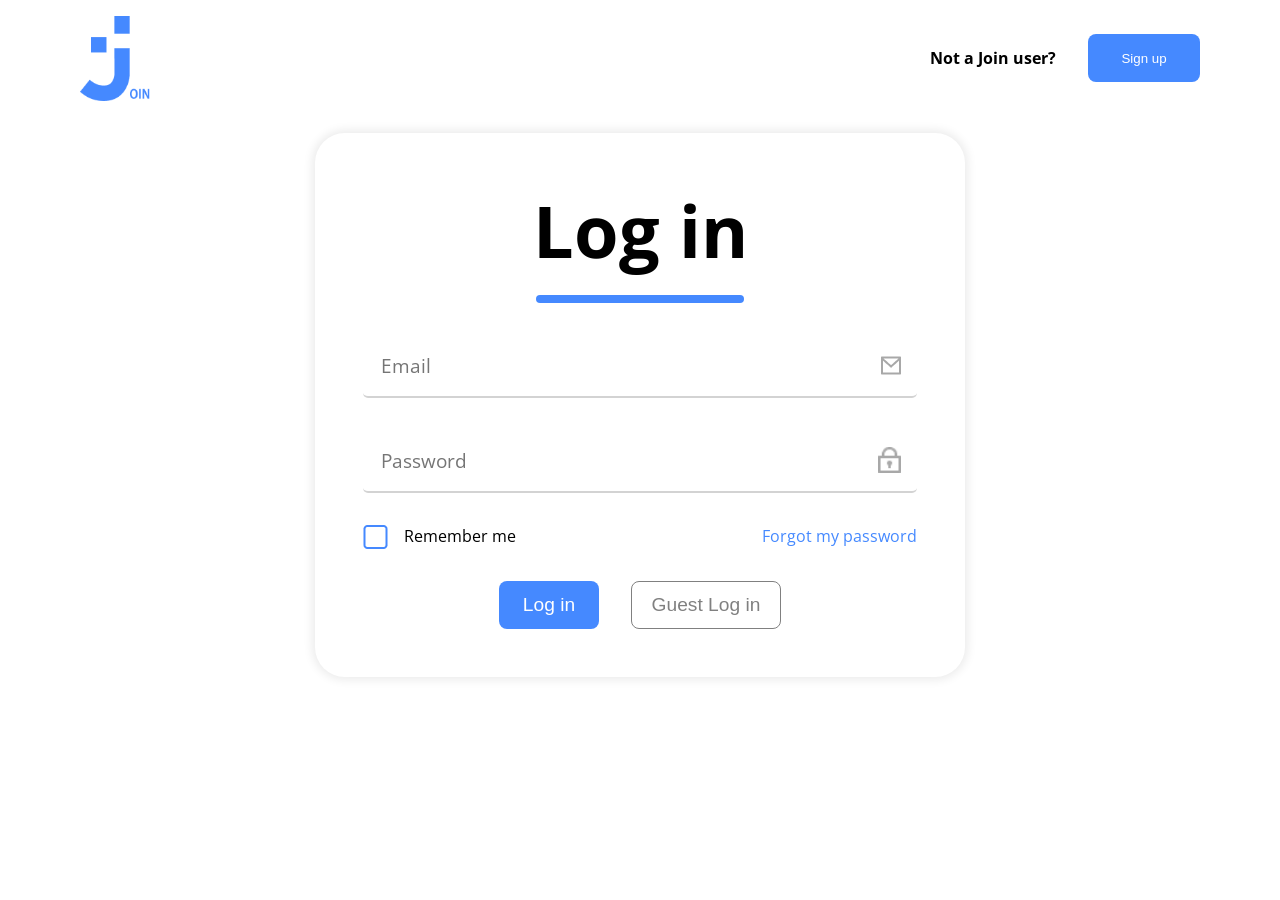
<file: index.html>
<!DOCTYPE html>
<html lang="en">
<head>
    <meta charset="UTF-8">
    <meta http-equiv="X-UA-Compatible" content="IE=edge">
    <meta name="viewport" content="width=device-width, initial-scale=1.0">
    <link rel="stylesheet" href="./css/index.css">
<!-- FAVICON -->
<link rel="apple-touch-icon" sizes="120x120" href="./img/favicon/apple-touch-icon.png">
<link rel="icon" type="image/png" sizes="32x32" href="./img/favicon/favicon-32x32.png">
<link rel="icon" type="image/png" sizes="16x16" href="./img/favicon/favicon-16x16.png">
<link rel="manifest" href="./img/favicon/site.webmanifest">
<link rel="mask-icon" href="./img/favicon/safari-pinned-tab.svg" color="#5bbad5">
<meta name="msapplication-TileColor" content="#da532c">
<meta name="theme-color" content="#ffffff">
<!-- END FAVICON -->
    <title>Join</title>
    <script src="./js/mini_backend.js"></script>
    <script src="./js/register.js"></script>
    <script src="./js/login.js"></script>
    <script type="text/javascript" src="js/index.js" defer></script>
</head>
<body onload="loading(); loadUsers();fillLoginForm()">
    <div id="animation">
        <img src="./img/icons/Join.png" class="">
    </div>
    <div class="page-container" id="page-container">
        <!-- START HEADER -->
        <header>
            <div class="index-header-left">
                <img id="index-header-logo" src="./img/icons/Join_blue.png" alt="Join Logo">
            </div>
            <div class="index-header-right">
                <div class="index-header-registry-box">
                    <div>Not a Join user?</div>
                    <button onclick="window.location.href ='./SignUp.html'" class="index-header-button">Sign up</button>
                </div>
            </div>
        </header>
        <!-- END HEADER  -->

        <!-- START LOGIN FORM -->

        <section id="index-login">
            <form id="login-form" onsubmit="login(); return false">
                <div class="index-form-head">
                    <h1 id="index-form-title">Log in</h1>
                    <div id="index-form-underline"></div>
                </div>
                <div id="index-form-input-container">
                    <div class="index-form-input-row">
                        <input type="email" placeholder="Email" id="input-email" required>
                        <img src="./img/icons/Mail.png" alt="Email Icon">
                    </div>
                    <div class="index-form-input-row">
                        <input oninput="changeVisibilityOnInput()"type="password" placeholder="Password" id="input-password" minlength="6" required >
                        <img onclick="changeVisibility()"  src="./img/icons/lock.png" alt="Password Icon" id="login-password-image">
                    </div>
                    <div id="wrong-password" class="index-form-row wrong-input d-none">Wrong Email / Password</div>
                    <div class="index-form-row">
                        <div id="index-form-checkbox">
                            <div onclick="toggleCheckbox()" class="index-checkbox-box">
                            <img id="index-form-checkbox-icon" src="./img/icons/unchecked.png" alt="checkbox-unchecked-icon">
                            <img id="index-checked-checkbox" class="d-none" src="./img/icons/check-mark-7-16.png" alt="checked-checkbox-icon">
                            </div>
                            <div>Remember me</div>
                        </div>
                            <a href="./forgotMyPassword.html">Forgot my password</a> 
                    </div>
                    <div class="index-form-button-container">
                        <button id="login-button"> Log in</button>
                        <button id="guest-login-button" onclick="guestLogin()" type="button">Guest Log in</button>
                    </div>
                </div>
            </form>
        </section>

        <div class="index-mobile index-header-right">
            <div class="index-header-registry-box">
                <div>Not a Join user?</div>
                <button onclick="window.location.href = 'SignUp.html' " class="index-header-button">Sign up</button>
            </div>
        </div>

        <!-- END LOGIN FORM -->


    </div>
    
</body>
</html>
</file>
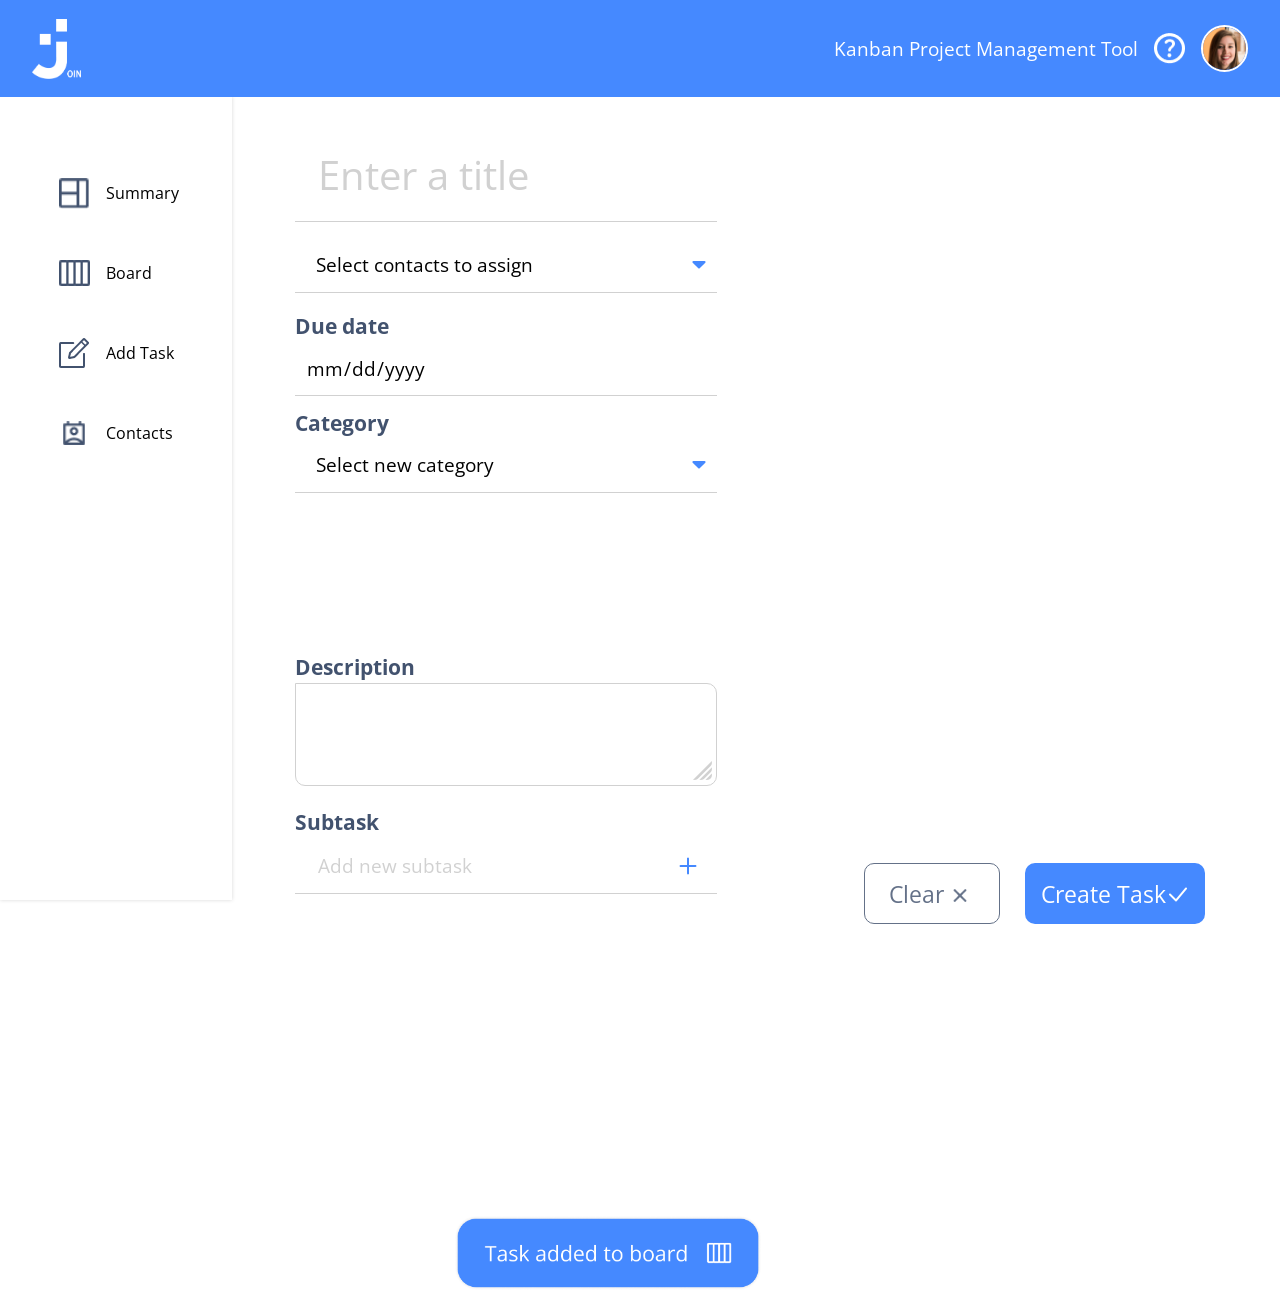
<file: add_task.html>
<!DOCTYPE html>
<html lang="en">
<head>
    <meta charset="UTF-8">
    <meta http-equiv="X-UA-Compatible" content="IE=edge">
    <meta name="viewport" content="width=device-width, initial-scale=1.0">
<link rel="apple-touch-icon" sizes="120x120" href="./img/favicon/apple-touch-icon.png">
<link rel="icon" type="image/png" sizes="32x32" href="./img/favicon/favicon-32x32.png">
<link rel="icon" type="image/png" sizes="16x16" href="./img/favicon/favicon-16x16.png">
<link rel="manifest" href="./img/favicon/site.webmanifest">
<link rel="mask-icon" href="./img/favicon/safari-pinned-tab.svg" color="#5bbad5">
<meta name="msapplication-TileColor" content="#da532c">
<meta name="theme-color" content="#ffffff">

    <script src="./js/main.js" defer></script>
    <script src="./js/main2.js"></script>
    <script src="./js/mini_backend.js"></script>
    <script src="./js/contacts.js"></script>
    <script src="./js/add_task.js"></script>
    <script src="./js/templates.js"></script>
    <script src="https://code.jquery.com/jquery-3.6.1.js"
        integrity="sha256-3zlB5s2uwoUzrXK3BT7AX3FyvojsraNFxCc2vC/7pNI=" crossorigin="anonymous"></script>

    <link rel="stylesheet" href="css/contacts.css">
    <link rel="stylesheet" href="css/add_task.css">
    <link rel="stylesheet" href="css/board.css">
    <link rel="stylesheet" href="./css/navAndHeader.css">

    <title>Add Task</title>
</head>

<body onload="includeHTML();init()">

    <div w3-include-html="templates/header.html" class="hide-header"></div>
    <div class="overflow-hidden">
        <div class="add-task-page d-flex">
            <div w3-include-html="./templates/nav.html"></div>
            <div class="container">
                <div w3-include-html="templates/legal.html" class="d-none" id="legal-template"></div>
                <div w3-include-html="templates/help.html" class="d-none" id="help-template"></div>

                <form class="d-flex overflow-auto flex-switch" onsubmit="addToBoard(); return false;" id="add-task">
                    <div class="mobile-add-task">
                        <div class="join-logo">
                            <img class="join-logo" src="img/icons/join logo.png">
                        </div>
                        <div>
                            <button class="create-task fm-OpenSA-400">Create&nbsp; <img
                                    src="img/icons/add task check.png"></button>
                        </div>
                    </div>
                    <div class="add-task-form">
                        <div class="add-task-header ">
                            <input class="fm-OpenSA-700" min="1" placeholder="Enter a title" required id="title">
                            <span class="required fm-inter-400 d-none">This field is required</span>
                        </div>
                        <div class="add-task-assigned" id="contact-list-wrapper">
                            <div class="dropdown-wrapper" onclick="showDropdown('contact-list')">
                                <div class="d-flex">
                                    <div class="select fm-OpenSA-400">
                                        Select contacts to assign
                                    </div>
                                    <div class="select-icon">
                                        <div>
                                            <svg width="14" height="8" viewBox="0 0 14 8" fill="none" class="posX"
                                                xmlns="http://www.w3.org/2000/svg">
                                                <path
                                                    d="M2.2 0H1.41421C0.523309 0 0.0771403 1.07714 0.707105 1.70711L6.29289 7.29289C6.68342 7.68342 7.31658 7.68342 7.70711 7.29289L13.2929 1.70711C13.9229 1.07714 13.4767 0 12.5858 0H11.8H7H2.2Z"
                                                    fill="#4589FF" />
                                            </svg>
                                        </div>
                                    </div>
                                </div>
                                <div class="option-wrapper d-flex flex-col d-none" id="contact-list"
                                    onclick="stopProp(event)">

                                </div>
                            </div>
                            <div id="selected-users">

                            </div>
                        </div>
                        <div class="add-task-date">
                            <span class="fm-OpenSA-700">Due date</span>
                            <div>
                                <input oninput="validateDate()" class="due-date fm-OpenSA-400" type="date" required id="date">
                            </div>
                            <span id="date-check" class="required fm-inter-400 d-none">This field is required</span>
                        </div>

                        <div class="add-task-assigned" id="category-body">
                            <span class="fm-OpenSA-700">Category</span>

                            <div class="dropdown-wrapper" onclick="showDropdown('categories')">
                                <div class="d-flex">
                                    <div class="select fm-OpenSA-400">
                                        Select new category
                                    </div>
                                    <div class="select-icon">
                                        <div>
                                            <svg width="14" height="8" viewBox="0 0 14 8" fill="none" class="posX"
                                                xmlns="http://www.w3.org/2000/svg">
                                                <path
                                                    d="M2.2 0H1.41421C0.523309 0 0.0771403 1.07714 0.707105 1.70711L6.29289 7.29289C6.68342 7.68342 7.31658 7.68342 7.70711 7.29289L13.2929 1.70711C13.9229 1.07714 13.4767 0 12.5858 0H11.8H7H2.2Z"
                                                    fill="#4589FF" />
                                            </svg>
                                        </div>
                                    </div>
                                </div>
                                <div class="option-wrapper d-flex flex-col d-none" id="categories"
                                    onclick="stopProp(event)">
                                </div>
                            </div>
                        </div>
                        <div class="task-overlay-edit-prio">
                            <div class="prio-container" id="priorities">


                            </div>
                        </div>
                        <div class="task-overlay-edit-descr">
                            <span class="fm-OpenSA-700">Description</span>
                            <div>
                                <textarea class="fm-OpenSA-400" id="description" required></textarea>
                                <img src="./img/icons/textarea icon.png">
                            </div>
                        </div>
                        <div class="add-task-subtask" id="subtask-body">
                            <span class="fm-OpenSA-700">Subtask</span>
                            <div class="subtask-input">
                                <div class="select fm-OpenSA-400 space-btween">
                                    <input id="subTask" class="subtask fm-OpenSA-400" type="text" placeholder="Add new subtask">
                                    <div class="d-flex flex-row">
                                        <div class="clear-color" onclick="newSubtaskMenu()">
                                          <img class="cancel-category" src="./img/icons/add cross.png">
                                        </div>
                                    </div>
                                </div>
                            </div>

                            <div id="subTaskContainer" class="subtask-container">

                            </div>
                        </div>
                    </div>
                    <div class="add-task-button-container">
                        <div class="btn-wrapper">
                            <div class="clear fm-OpenSA-400" onclick="clearInputs()">Clear <img
                                    src="img/icons/cancel task.png"></div>
                            <button class="create-task fm-OpenSA-400">Create Task <img
                                    src="img/icons/add task check.png"></button>
                        </div>
                    </div>
                </form>
                <section id="modal" class="d-none modal-add-contact">
                    <div class="modal-head">
                        <img src="./img/icons/Join.png" alt="joinLogoPNG">
                        <h2>Add contact</h2>
                        <p>Tasks are better with a team!</p>
                    </div>
                    <div class="contact-add">
                        <div class="circle-120"><img src="./img/icons/user_white.png" alt="userPNG"></div>
                        <form onsubmit="addContact(); renderContactList(); return false;" class=" add-contact-form" action="#">
                            <div class="input-field-row">
                                <input id="add-contact-name" class="input-field" type="text" placeholder="Name">
                                <img src="./img/icons/user.png" alt="userPNG">
                            </div>
                            <div class="input-field-row">
                                <input id="add-contact-email" class="input-field" type="email" placeholder="E-Mail">
                                <img src="./img/icons/Mail.png" alt="emailPNG">
                            </div>
                            <div class="input-field-row">
                                <input oninput="covertDnOnInput()" id="add-contact-phone" class="input-field" type="number"
                                    placeholder="Phone" min="1" max="9999999999999" maxlength="13">
                                <img src="./img/icons/phone.png" alt="phonePNG">
                            </div>
            
                            <div class="formular-bottom">
            
                                <div class="create">
                                    <button id="create-contact-btn" class="create-contact-btn">Create contact</button>
                                    <img class="btn-image" src="./img/icons/accept.png" alt="createContactPNG">
                                </div>
                                <div onclick="hideModal('modal')" class="cancel">
                                    <button type="button" id="cancel" class="cancel-btn"
                                        formnovalidate="formnovalidate">Cancel</button>
                                    <img class="btn-image" src="./img/icons/Cancel.png" alt="cancelPNG">
                                </div>
                            </div>
                        </form>
                    </div>
                </section>
            </div>
            <img id="add-to-board" class="add-to-board" src="img/icons/added to board.png">
        </div>

        
    </div>
</body>

</html>
</file>
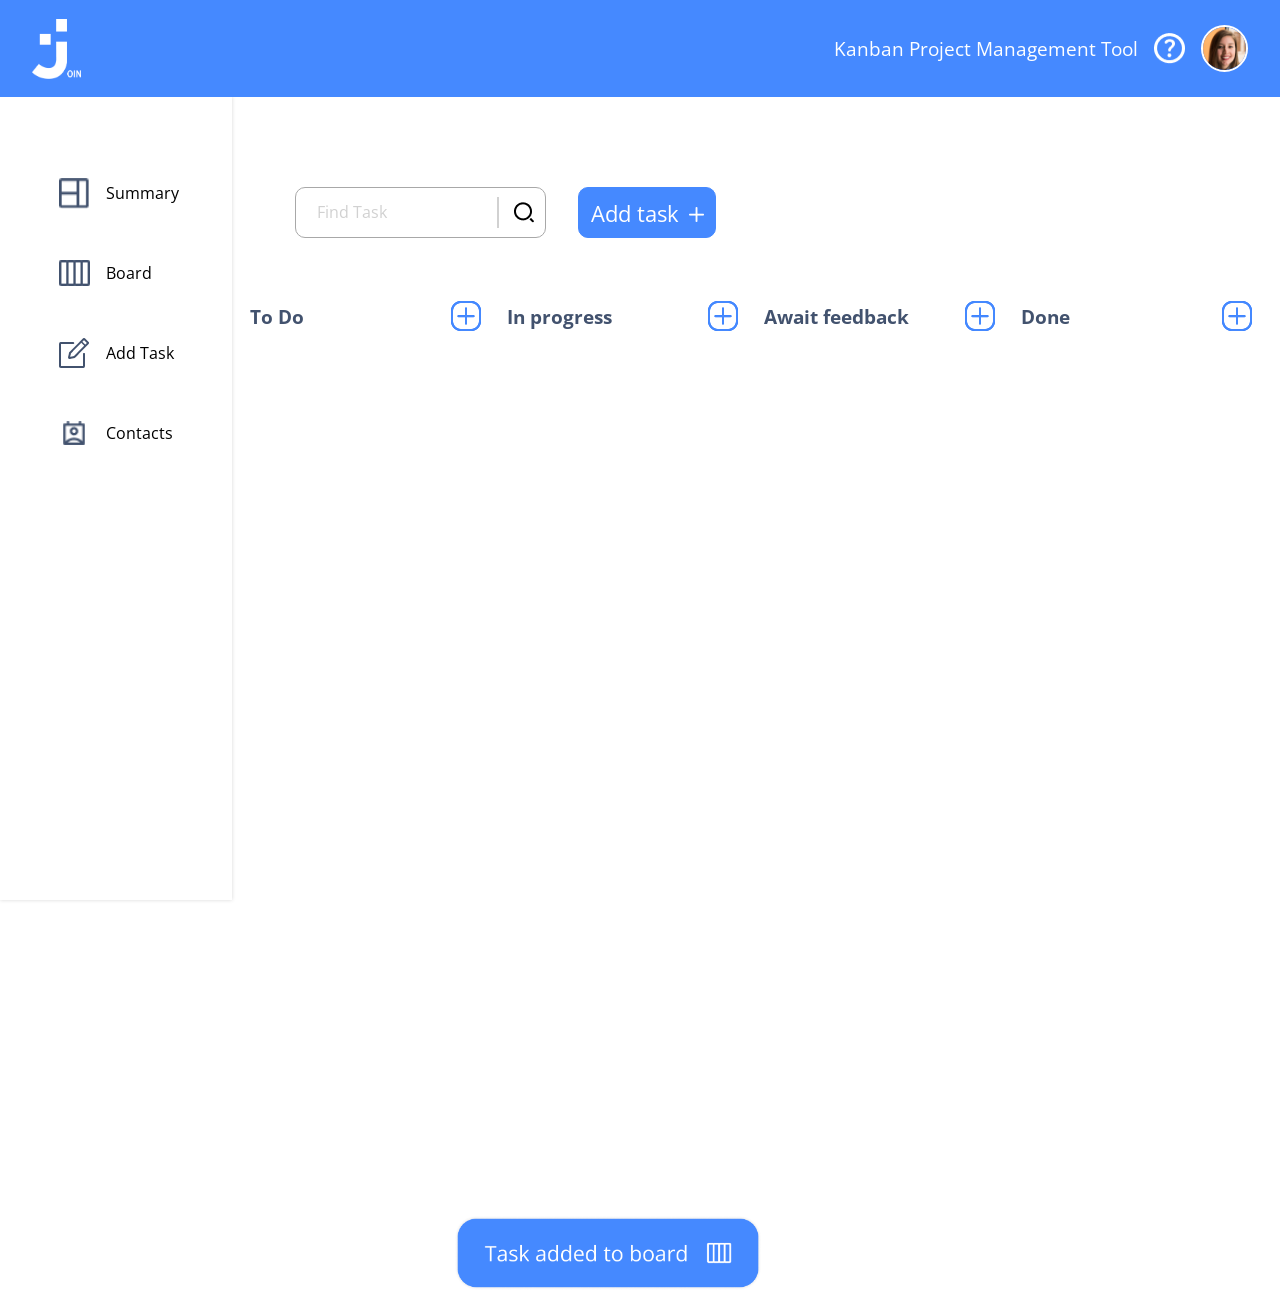
<file: board.html>
<!DOCTYPE html>
<html lang="en">

<head>
    <meta charset="UTF-8">
    <meta http-equiv="X-UA-Compatible" content="IE=edge">
    <meta name="viewport" content="width=device-width, initial-scale=1.0">
<!-- FAVICON -->
<link rel="apple-touch-icon" sizes="120x120" href="./img/favicon/apple-touch-icon.png">
<link rel="icon" type="image/png" sizes="32x32" href="./img/favicon/favicon-32x32.png">
<link rel="icon" type="image/png" sizes="16x16" href="./img/favicon/favicon-16x16.png">
<link rel="manifest" href="./img/favicon/site.webmanifest">
<link rel="mask-icon" href="./img/favicon/safari-pinned-tab.svg" color="#5bbad5">
<meta name="msapplication-TileColor" content="#da532c">
<meta name="theme-color" content="#ffffff">
<!-- END FAVICON -->
    <script src="./js/board.js" defer></script>
    <script src="./js/main.js"></script>
    <script src="./js/main2.js"></script>
    <script src="./js/mini_backend.js"></script>
    <script src="./js/contacts.js"></script>
    <script src="./js/add_task.js"></script>
    <script src="./js/templates.js"></script>
    <script src="https://code.jquery.com/jquery-3.6.1.js"
        integrity="sha256-3zlB5s2uwoUzrXK3BT7AX3FyvojsraNFxCc2vC/7pNI=" crossorigin="anonymous"></script>

    <link rel="stylesheet" href="./css/contacts.css">
    <link rel="stylesheet" href="./css/add_task.css">
    <link rel="stylesheet" href="./css/board.css">
    <link rel="stylesheet" href="./css/navAndHeader.css">

    <title>Board</title>
</head>

<body onload="includeHTML();initB()">
    <div class="overflow-hidden">
        <div w3-include-html="templates/header.html"></div>
        <div id="board-main-page" class="board-page d-flex">
            <div w3-include-html="./templates/nav.html"></div>

            <div class="container">
                <div w3-include-html="templates/legal.html" class="d-none" id="legal-template"></div>
                <div w3-include-html="templates/help.html" class="d-none" id="help-template"></div>
                <div onclick="closeOverlay()" class="task-overlay-bg d-flex just-center align-center d-none"
                    id="overlay-bg">

                    <!-- task overlay -->
                    <div onclick="stopProp(event)" class="task-overlay d-flex flex-col d-none" id="task-overlay">


                    </div>
                    <!-- task overlay end -->

                    <!-- task edit -->
                    <div onclick="stopProp(event)" class="task-overlay-edit d-none" id="task-edit">

                    </div>
                    <!-- task edit end -->

                </div>

                <div onclick="openAddTask('to_do')" class="d-flex just-center align-center d-none" id="add-task-bg">
                    <div onclick="stopProp(event)" class="add-task-float d-none" id="add-task">

                        
                    </div>
                </div>

                <section class="d-flex just-center align-center" id="search-task">
                    <div class="search-task-web-wrapper d-flex align-center">
                        <div class="search-task-web d-flex flex-row align-center">
                            <div class="input-wrapper d-flex flex-row align-center">
                                <input class="input-field d-flex flex-row just-center align-center fm-inter-400" oninput="searchTask()"
                                    type="text" id="search-task-web" placeholder="Find Task">
                                <div class="search-icon-wrapper d-flex flex-row align-center">
                                    <div class="vector"></div>
                                    <img src="img/icons/Vector.png">
                                </div>
                            </div>
                        </div>
                        <div onclick="openAddTask('to_do')"
                            class="secondary-plus-v1 d-flex just-center align-center flex-row cl-main fm-OpenSA-400">
                            <span>Add task<img class="add-task-cross" src="img/icons/cross.png"></span>
                        </div>
                    </div>
                </section>

                <div class="task-row-wrapper d-flex" id="task-row-wrapper">

                    <div class="task-row d-flex flex-col">
                        <div class="task-header d-flex flex-row align-center fm-OpenSA-700">
                            <span>To Do</span>
                            <div class="plus-btn" onclick="openAddTask('to_do')">
                                <img class="img-top" src="img/icons/plus button v1.png">
                                <img class="img-bottom" src="img/icons/plus button v2.png">
                            </div>
                        </div>


                        <div class="height-100" ondrop="moveTo('to_do')"
                            ondragover="allowDrop(event)" ondragleave="removeHighlight('to_do')"
                            onmousedown="throwState(0)" id="to_do">


                            <!-- cards with the state of to_do will be rendered here -->
                        </div>

                    </div>

                    <div class="task-row d-flex flex-col">
                        <div class="task-header d-flex flex-row align-center fm-OpenSA-700">
                            <span>In progress</span>
                            <div class="plus-btn" onclick="openAddTask('in_progress')">
                                <img class="img-top" src="img/icons/plus button v1.png">
                                <img class="img-bottom" src="img/icons/plus button v2.png">
                            </div>
                        </div>

                        <div class="height-100" ondrop="moveTo('in_progress')"
                            ondragover="allowDrop(event)"
                            ondragleave="removeHighlight('in_progress')" onmousedown="throwState(1)" id="in_progress">
                            <!-- cards with the state of in_progress will be rendered here -->
                        </div>
                    </div>

                    <div class="task-row d-flex flex-col">
                        <div class="task-header d-flex flex-row align-center fm-OpenSA-700">
                            <span>Await feedback</span>
                            <div class="plus-btn" onclick="openAddTask('await_feedback')">
                                <img class="img-top" src="img/icons/plus button v1.png">
                                <img class="img-bottom" src="img/icons/plus button v2.png">
                            </div>
                        </div>

                        <div class="height-100" ondrop="moveTo('await_feedback')"
                            ondragover="allowDrop(event)"
                            ondragleave="removeHighlight('await_feedback')" onmousedown="throwState(2)"
                            id="await_feedback">
                            <!-- cards with the state of await_feedback will be rendered here -->
                        </div>

                    </div>

                    <div class="task-row d-flex flex-col">
                        <div class="task-header d-flex flex-row align-center fm-OpenSA-700">
                            <span>Done</span>
                            <div class="plus-btn" onclick="openAddTask('done')">
                                <img class="img-top" src="img/icons/plus button v1.png">
                                <img class="img-bottom" src="img/icons/plus button v2.png">
                            </div>
                        </div>

                        <div class="height-100" ondrop="moveTo('done')"
                            ondragover="allowDrop(event)" ondragleave="removeHighlight('done')"
                            onmousedown="throwState(3)" id="done">
                            <!-- cards with the state of done will be rendered here -->
                        </div>
                    </div>
                </div>
            </div>
            <img id="add-to-board" class="add-to-board" src="img/icons/added to board.png">
        </div>
    </div>

    <section id="modal" class="d-none modal-add-contact">
        <div class="modal-head">
            <img src="./img/icons/Join.png" alt="joinLogoPNG">
            <h2>Add contact</h2>
            <p>Tasks are better with a team!</p>
        </div>
        <div class="contact-add">
            <div class="circle-120"><img src="./img/icons/user_white.png" alt="userPNG"></div>
            <form onsubmit="addContact(); renderContactList(); return false;" class=" add-contact-form" action="#">
                <div class="input-field-row">
                    <input id="add-contact-name" class="input-field" type="text" placeholder="Name">
                    <img src="./img/icons/user.png" alt="userPNG">
                </div>
                <div class="input-field-row">
                    <input id="add-contact-email" class="input-field" type="email" placeholder="E-Mail">
                    <img src="./img/icons/Mail.png" alt="emailPNG">
                </div>
                <div class="input-field-row">
                    <input oninput="covertDnOnInput()" id="add-contact-phone" class="input-field" type="number"
                        placeholder="Phone" min="1" max="9999999999999" maxlength="13">
                    <img src="./img/icons/phone.png" alt="phonePNG">
                </div>

                <div class="formular-bottom">

                    <div class="create">
                        <button id="create-contact-btn" class="create-contact-btn">Create contact</button>
                        <img class="btn-image" src="./img/icons/accept.png" alt="createContactPNG">
                    </div>
                    <div onclick="hideModal('modal')" class="cancel">
                        <button type="button" id="cancel" class="cancel-btn"
                            formnovalidate="formnovalidate">Cancel</button>
                        <img class="btn-image" src="./img/icons/Cancel.png" alt="cancelPNG">
                    </div>
                </div>
            </form>
        </div>
    </section>
</body>

</html>
</file>
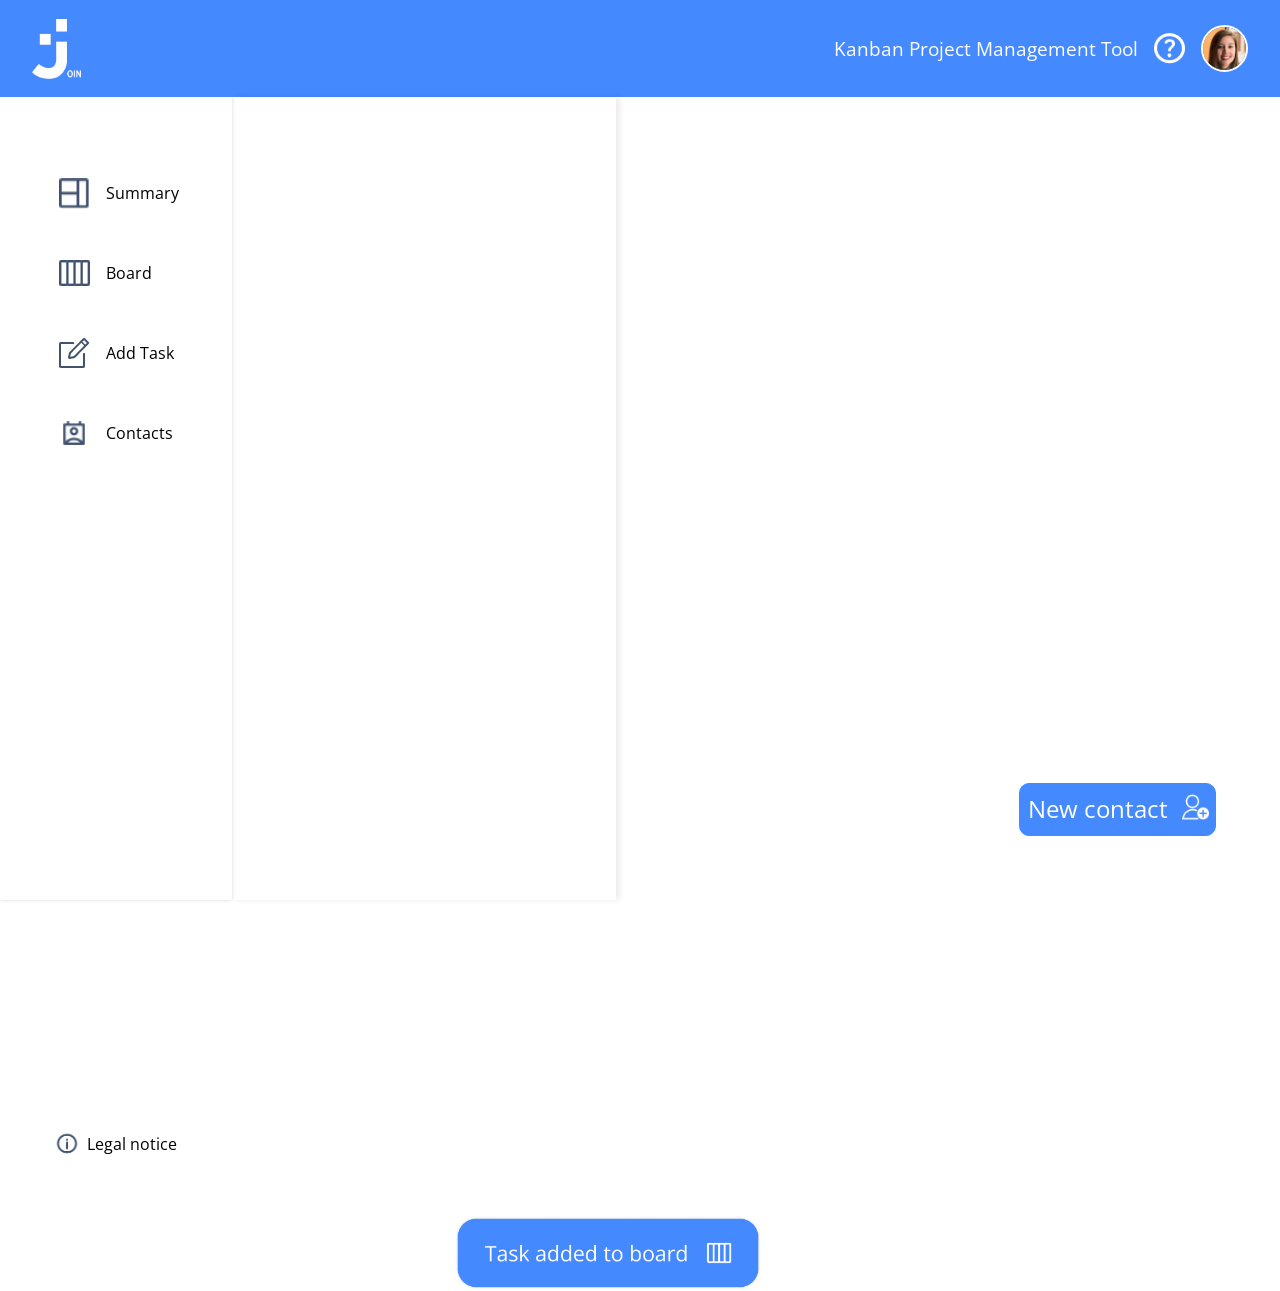
<file: contacts.html>
<!DOCTYPE html>
<html lang="en">

<head>
    <meta charset="UTF-8">
    <meta http-equiv="X-UA-Compatible" content="IE=edge">
    <meta name="viewport" content="width=device-width, initial-scale=1.0">
    <!-- FAVICON -->
    <link rel="apple-touch-icon" sizes="120x120" href="./img/favicon/apple-touch-icon.png">
    <link rel="icon" type="image/png" sizes="32x32" href="./img/favicon/favicon-32x32.png">
    <link rel="icon" type="image/png" sizes="16x16" href="./img/favicon/favicon-16x16.png">
    <link rel="manifest" href="./img/favicon/site.webmanifest">
    <link rel="mask-icon" href="./img/favicon/safari-pinned-tab.svg" color="#5bbad5">
    <meta name="msapplication-TileColor" content="#da532c">
    <meta name="theme-color" content="#ffffff">
    <!-- END FAVICON -->

    <script src="./js/mini_backend.js"></script>
    <script src="https://code.jquery.com/jquery-3.6.1.js"
        integrity="sha256-3zlB5s2uwoUzrXK3BT7AX3FyvojsraNFxCc2vC/7pNI=" crossorigin="anonymous"></script>

    <script src="./js/login.js"></script>
    <script src="./js/users.js"></script>
    <script src="./js/contacts.js" defer></script>
    <script src="./js/board.js"></script>
    <script src="./js/add_task.js"></script>
    <script src="./js/main.js"></script>
    <script src="./js/main2.js"></script>
    <script src="./js/templates.js"></script>
    
    <link rel="stylesheet" href="./css/add_task.css">
    <link rel="stylesheet" href="./css/board.css">
    <link rel="stylesheet" href="./css/contacts.css">
    <link rel="stylesheet" href="./css/navAndHeader.css">

    <title>Join - Contacts</title>
</head>

<body onload="initC();includeHTML()">

    <div onclick="openAddTask()" class="d-flex just-center align-center d-none" id="add-task-bg">
        <div onclick="stopProp(event)" class="add-task-float d-none" id="add-task">
            <form class="d-flex flex-col" onsubmit="addToBoard(); return false;">
                <div class="mobile-add-task">
                    <div class="join-logo">
                        <img class="join-logo" src="img/icons/join logo.png">
                    </div>
                    <div>
                        <button class="create-task fm-OpenSA-400">Create&nbsp; <img
                                src="img/icons/add task check.png"></button>
                    </div>
                </div>
                <div class="add-task-exit-wrapper">
                    <span class="fm-OpenSA-700 fs-48 mobile-span">Add Task</span>
                    <img onclick="openAddTask()" class="add-task-exit" src="./img/icons/overlay exit button.png">
                </div>
                <div class="button-container">
                    <div class="add-task-btn-wrapper">
                        <span class="fm-OpenSA-700 fs-48">Add Task</span>
                        <button class="create-task fm-OpenSA-400">Create Task<img
                                src="img/icons/add task check.png"></button>
                    </div>
                </div>
                <div class="add-task-form">
                    <div class="add-task-header ">
                        <input class="fm-OpenSA-700" min="1" placeholder="Enter a title" required id="title">
                        <span class="required fm-inter-400 d-none">This field is required</span>
                    </div>
                    <div class="add-task-assigned">
                        <div class="dropdown-wrapper" onclick="showDropdown('contact-list')">
                            <div class="d-flex">
                                <div class="select fm-OpenSA-400">
                                    Select contacts to assign
                                </div>
                                <div class="select-icon">
                                    <div>
                                        <svg width="14" height="8" viewBox="0 0 14 8" fill="none" class="posX"
                                            xmlns="http://www.w3.org/2000/svg">
                                            <path
                                                d="M2.2 0H1.41421C0.523309 0 0.0771403 1.07714 0.707105 1.70711L6.29289 7.29289C6.68342 7.68342 7.31658 7.68342 7.70711 7.29289L13.2929 1.70711C13.9229 1.07714 13.4767 0 12.5858 0H11.8H7H2.2Z"
                                                fill="#4589FF" />
                                        </svg>
                                    </div>
                                </div>
                            </div>
                            <div class="option-wrapper d-flex flex-col d-none" id="contact-list"
                                onclick="stopProp(event)">

                            </div>
                        </div>
                    </div>
                    <div class="add-task-date">
                        <span class="fm-OpenSA-700">Due date</span>
                        <div>
                            <input oninput="validateDate()"class="due-date fm-OpenSA-400" type="date" required id="date">
                        </div>
                        <span id="date-check"class="required fm-inter-400 d-none">This field is required</span>
                    </div>
                    <div class="add-task-assigned" id="category-body">
                        <span class="fm-OpenSA-700">Category</span>
                        <div class="dropdown-wrapper" onclick="showDropdown('categories')">
                            <div class="d-flex">
                                <div class="select fm-OpenSA-400">
                                    Select new category
                                </div>
                                <div class="select-icon">
                                    <div>
                                        <svg width="14" height="8" viewBox="0 0 14 8" fill="none" class="posX"
                                            xmlns="http://www.w3.org/2000/svg">
                                            <path
                                                d="M2.2 0H1.41421C0.523309 0 0.0771403 1.07714 0.707105 1.70711L6.29289 7.29289C6.68342 7.68342 7.31658 7.68342 7.70711 7.29289L13.2929 1.70711C13.9229 1.07714 13.4767 0 12.5858 0H11.8H7H2.2Z"
                                                fill="#4589FF" />
                                        </svg>
                                    </div>
                                </div>
                            </div>
                            <div class="option-wrapper d-flex flex-col d-none" id="categories"
                                onclick="stopProp(event)">
                            </div>
                        </div>
                    </div>
                    <div class="task-overlay-edit-prio">
                        <div class="prio-container" id="priorities">


                        </div>
                    </div>
                    <div class="task-overlay-edit-descr">
                        <span class="fm-OpenSA-700">Description</span>
                        <div>
                            <textarea class="fm-OpenSA-400" id="description" required></textarea>
                            <img src="./img/icons/textarea icon.png">
                        </div>
                    </div>
                    <div class="add-task-subtask">
                        <span class="fm-OpenSA-700">Subtask</span>
                        <div class="subtask-input">
                            <input class=" subtask fm-OpenSA-400" type="text" placeholder="Add new subtask" required>
                        </div>
                        <span class="required fm-inter-400 d-none">This field is required</span>
                        <div class="subtask-container">

                        </div>
                    </div>
                </div>
            </form>
        </div>
    </div>


    <section id="modal" class="d-none modal-add-contact">
        <div class="modal-head">
            <img src="./img/icons/Join.png" alt="joinLogoPNG">
            <h2>Add contact</h2>
            <p>Tasks are better with a team!</p>
        </div>
        <div class="contact-add">
            <div class="circle-120"><img src="./img/icons/user_white.png" alt="userPNG"></div>
            <form onsubmit="addContact(); return false;" class=" add-contact-form" action="#">
                <div class="input-field-row">
                    <input id="add-contact-name" class="input-field" type="text" placeholder="Name">
                    <img src="./img/icons/user.png" alt="userPNG">
                </div>
                <div class="input-field-row">
                    <input id="add-contact-email" class="input-field" type="email" placeholder="E-Mail">
                    <img src="./img/icons/Mail.png" alt="emailPNG">
                </div>
                <div class="input-field-row">
                    <input oninput="covertDnOnInput()" id="add-contact-phone" class="input-field" type="number"
                        placeholder="Phone" min="1" max="9999999999999" maxlength="13">
                    <img src="./img/icons/phone.png" alt="phonePNG">
                </div>

                <div class="formular-bottom">

                    <div class="create">
                        <button id="create-contact-btn" class="create-contact-btn">Create contact</button>
                        <img class="btn-image" src="./img/icons/accept.png" alt="createContactPNG">
                    </div>
                    <div onclick="hideModal('modal')" class="cancel">
                        <button type="button" id="cancel" class="cancel-btn"
                            formnovalidate="formnovalidate">Cancel</button>
                        <img class="btn-image" src="./img/icons/Cancel.png" alt="cancelPNG">
                    </div>
                </div>
            </form>
        </div>
    </section>
    
    <section id="edit-contact-modal" class="d-none modal-add-contact">
        <div class="modal-head-edit">
            <div onclick="hideModal('edit-contact-modal')" class="close">x</div>
            <img src="./img/icons/Join.png" alt="joinLogoPNG">
            <h2>Edit contact</h2>
        </div>
        <div class="contact-edit">
            <div class="circle-120"><img src="./img/icons/user_white.png" alt="userPNG"></div>
            <form onsubmit="editContact(); return false;" class="add-contact-form">
                <div class="input-field-row">
                    <input id="contact-edit-name" class="input-field" type="text" placeholder="Name"
                        value="Sebastian Köhler" required>
                    <img src="./img/icons/user.png" alt="userPNG">
                </div>
                <div class="input-field-row">
                    <input id="contact-edit-mail" class="input-field" type="text" placeholder="E-Mail"
                        value="mail@koehler-sebastian.de" required>
                    <img src="./img/icons/Mail.png" alt="emailPNG">
                </div>
                <div class="input-field-row">
                    <input id="contact-edit-phone" class="input-field" type="number" placeholder="Phone"
                        value="01749429305" required>
                    <img src="./img/icons/phone.png" alt="phonePNG">
                </div>

                <div class="formular-bottom">
                    <div onclick="saveChanges()" class="create">
                        <button id="edit-save" class="create-contact-btn">Save</button>
                        <img class="btn-image" src="./img/icons/accept.png" alt="createContactPNG">
                    </div>
                </div>
            </form>
        </div>

    </section>


    <section id="modal-mobile" class="modal-mobile mobile-display d-none">
        <div class="modal-mobile-head">
            <span onclick="hideMobileModal()" class="mobile-close">X</span>
            <h2>Add contact</h2>
            <p>Tasks are better with a team!</p>
        </div>
        <div class="mobile-contact-add">
            <div class="mobile-circle-120"><img src="./img/icons/user_white.png" alt="userPNG"></div>
            <form onsubmit="addMobileContact(); return false" class=" add-contact-form" action="#">
                <div class="input-field-row">
                    <input id="mobile-add-contact-name" class="input-field" type="text" placeholder="Name" required>
                    <img src="./img/icons/user.png" alt="userPNG">
                </div>
                <div class="input-field-row">
                    <input id="mobile-add-contact-email" class="input-field" type="text" placeholder="E-Mail" required>
                    <img src="./img/icons/Mail.png" alt="emailPNG">
                </div>
                <div class="input-field-row">
                    <input id="mobile-add-contact-phone" class="input-field" type="number" placeholder="Phone" required>
                    <img src="./img/icons/phone.png" alt="phonePNG">
                </div>

                <div class="mobile-formular-bottom">

                    <div class="create">
                        <button id="create-contact-btn" class="create-contact-btn">Create contact</button>
                        <img class="btn-image" src="./img/icons/accept.png" alt="createContactPNG">
                    </div>
                </div>
            </form>
        </div>
    </section>

    <section id="modal-mobile-edit" class="modal-mobile mobile-display d-none">
        <div class="modal-mobile-head">
            <span onclick="hideEditMobileModal()" class="mobile-close">X</span>
            <h2>Edit contact</h2>
            <p>Tasks are better with a team!</p>
        </div>
        <div class="mobile-contact-add">
            <div class="mobile-circle-120"><img id="user-img" src="./img/icons/user_white.png" alt="userPNG"></div>
            <form onsubmit="saveMobileChanges(); return false" class=" add-contact-form" action="#">
                <div class="input-field-row">
                    <input id="mobile-edit-contact-name" class="input-field" type="text" placeholder="Name" required>
                    <img src="./img/icons/user.png" alt="userPNG">
                </div>
                <div class="input-field-row">
                    <input id="mobile-edit-contact-email" class="input-field" type="text" placeholder="E-Mail" required>
                    <img src="./img/icons/Mail.png" alt="emailPNG">
                </div>
                <div class="input-field-row">
                    <input id="mobile-edit-contact-phone" class="input-field" type="number" placeholder="Phone"
                        required>
                    <img src="./img/icons/phone.png" alt="phonePNG">
                </div>

                <div class="mobile-formular-bottom">

                    <div class="create">
                        <button id="create-contact-btn" class="create-contact-btn">Edit contact</button>
                        <img class="btn-image" src="./img/icons/accept.png" alt="createContactPNG">
                    </div>
                </div>
            </form>
        </div>
    </section>


    <section id="mobile-contact-details" class="d-none">
        <div class="mobile-contact-head">
            <span>Kanban Project Management Tool</span>
        </div>
        <div class="mobile-row">
            <img class="mobile-back" src="./img/icons/arrow.png">
        </div>
        <div class="contact-details-top">
            <div class="contact-details-inits">S K</div>
            <div class="contact-details-name-container">
                <div class="contact-details-name">Sebastian Köhler</div>
                <div class="contact-details-add-task">
                    <p>+</p> Add Task
                </div>
            </div>
            <div class="mobile-row">
                <span>Contact Information</span>
            </div>
            <div class="mobile-row">
                <div class="mobile-row-container">
                    <span>Email</span>
                    <a href="mailto:mail@koehler-sebastian.de">mail@koehler-sebastian.de</a>
                </div>
            </div>
            <div class="mobile-row">
                <div class="mobile-row-container">
                    <span>Mobil</span>
                    <a href="tel:+491749429305">0174 9429305</a>
                </div>
            </div>
            <div class="mobile-row">
                <img src="./img/icons/edit button default.png">
            </div>
        </div>

    </section>

    <div w3-include-html="./templates/header.html"></div>

    <div id="summary-main-page" class="main-page">
        <!-- <div class="contact-mobile-button-ctn">
            <div class="contact-mobile-btn">
                <button id="addContact" class="contact-btn">New contact</button>
            </div>
        </div> -->

        <div w3-include-html="./templates/nav.html"></div>

        <section id="contacts" clas="d-flex">


        </section>


        <section id="contact-details">

        </section>

        <div onclick="showModal()" class="contact-btn-container">
            <button id="addContact" class="contact-btn">New contact</button>
            <img src="./img/icons/addContact.png" alt="addContactPNG">
        </div>

        <div id="mobile-add-Contact" onclick="showMobileModal()" class="mobile-contact-btn-container mobile-display">
            <button id="addContact" class="contact-btn">New contact</button>
            <img src="./img/icons/addContact.png" alt="addContactPNG">
        </div>
        <div>
            <div w3-include-html="templates/legal.html" class="d-none" id="legal-template"></div>
            <div w3-include-html="templates/help.html" class="d-none" id="help-template"></div>
        </div>
    </div>
    <img id="add-to-board" class="add-to-board" src="img/icons/added to board.png">

</body>

</html>
</file>
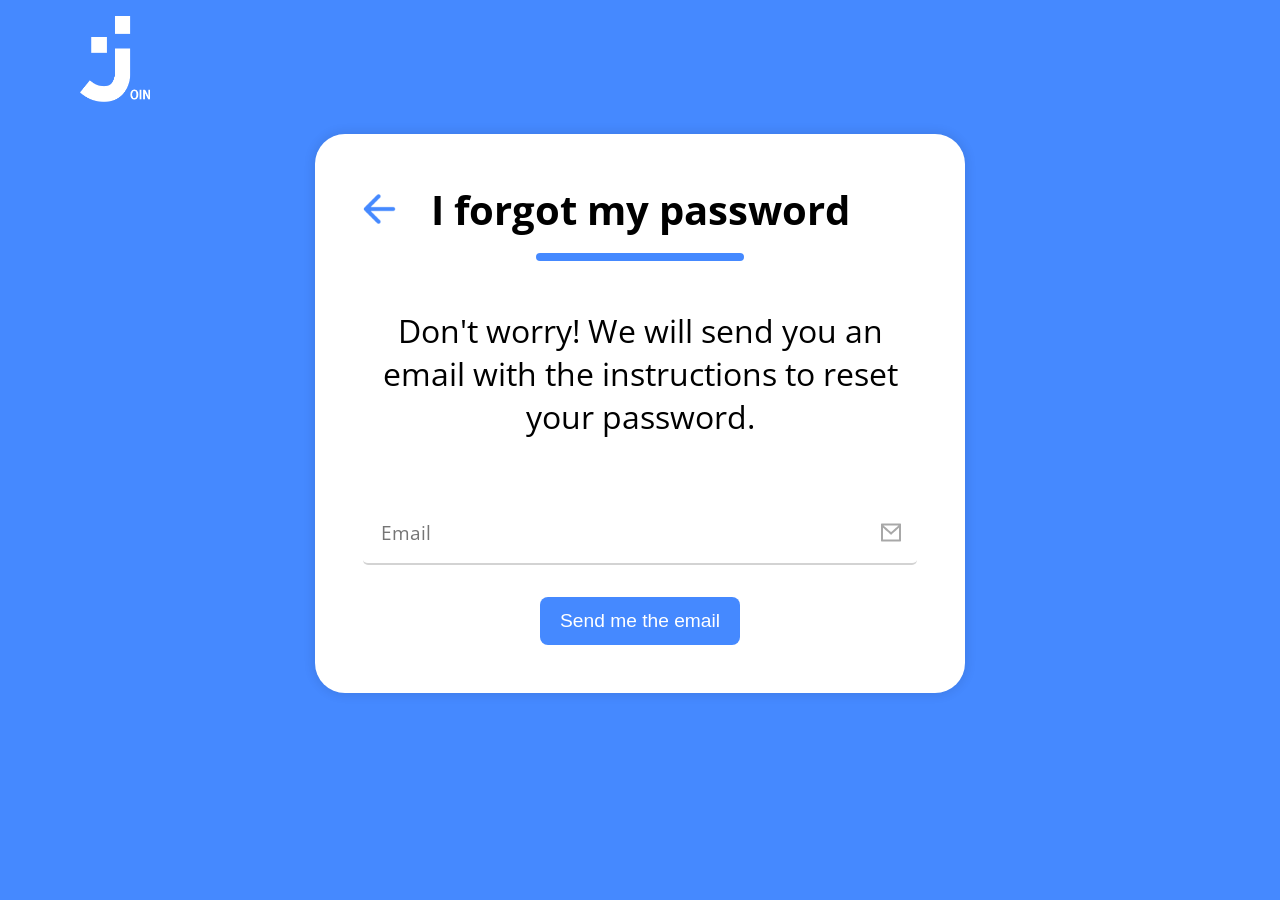
<file: forgotMyPassword.html>
<!DOCTYPE html>
<html lang="en">

<head>
    <meta charset="UTF-8">
    <meta http-equiv="X-UA-Compatible" content="IE=edge">
    <meta name="viewport" content="width=device-width, initial-scale=1.0">
    <!-- FAVICON -->
    <link rel="apple-touch-icon" sizes="120x120" href="./img/favicon/apple-touch-icon.png">
    <link rel="icon" type="image/png" sizes="32x32" href="./img/favicon/favicon-32x32.png">
    <link rel="icon" type="image/png" sizes="16x16" href="./img/favicon/favicon-16x16.png">
    <link rel="manifest" href="./img/favicon/site.webmanifest">
    <link rel="mask-icon" href="./img/favicon/safari-pinned-tab.svg" color="#5bbad5">
    <meta name="msapplication-TileColor" content="#da532c">
    <meta name="theme-color" content="#ffffff">
    <!-- END FAVICON -->

    <link rel="stylesheet" href="./css/forgotMyPassword.css">
    <script src="./js/mini_backend.js"></script>
    <script src="./js/register.js"></script>
    <script src="./js/login.js"></script>
    <script type="text/javascript" src="js/index.js" defer></script>
    <title>Join</title>
</head>

<body>

    <body onload="loadUsers()">
        <div class="page-container">
            <!-- START HEADER -->
            <header>
                <div class="forgot-header-left">
                    <img id="forgot-header-logo" src="./img/icons/Join.png" alt="Join Logo">
                </div>
            </header>
            <!-- END HEADER  -->

            <!-- START forgot FORM -->

            <section id="forgot">
                <form id="forgot-form" onsubmit="sendResetMail(); return false">
                    <div class="forgot-form-head">
                        <div class="title-box">
                            <img onclick="window.location.href ='index.html'" id="forgot-back-arrow"
                                src="./img/icons/arrow left blue.png">
                            <div class="h1-box">
                                <h1 id="forgot-form-title">I forgot my password</h1>
                                <div id="forgot-form-underline"></div>
                            </div>
                        </div>
                        <p>Don't worry! We will send you an email with the instructions to reset your password.</p>
                    </div>
                    <div id="forgot-form-input-container">
                        <div class="forgot-form-input-row">
                            <input type="email" placeholder="Email" id="email" required>
                            <img src="./img/icons/Mail.png" alt="Email Icon">
                        </div>
                        <div class="forgot-form-button-container">
                            <button id="send-button">Send me the email</button>
                        </div>
                    </div>
                </form>
            </section>

            <!-- END forgot FORM -->

            <div class="forgot-sucessfull d-none" id="forgot-sucessfull">
                Send mail successfull!
            </div>
        </div>

    </body>

</html>

</body>

</html>
</file>
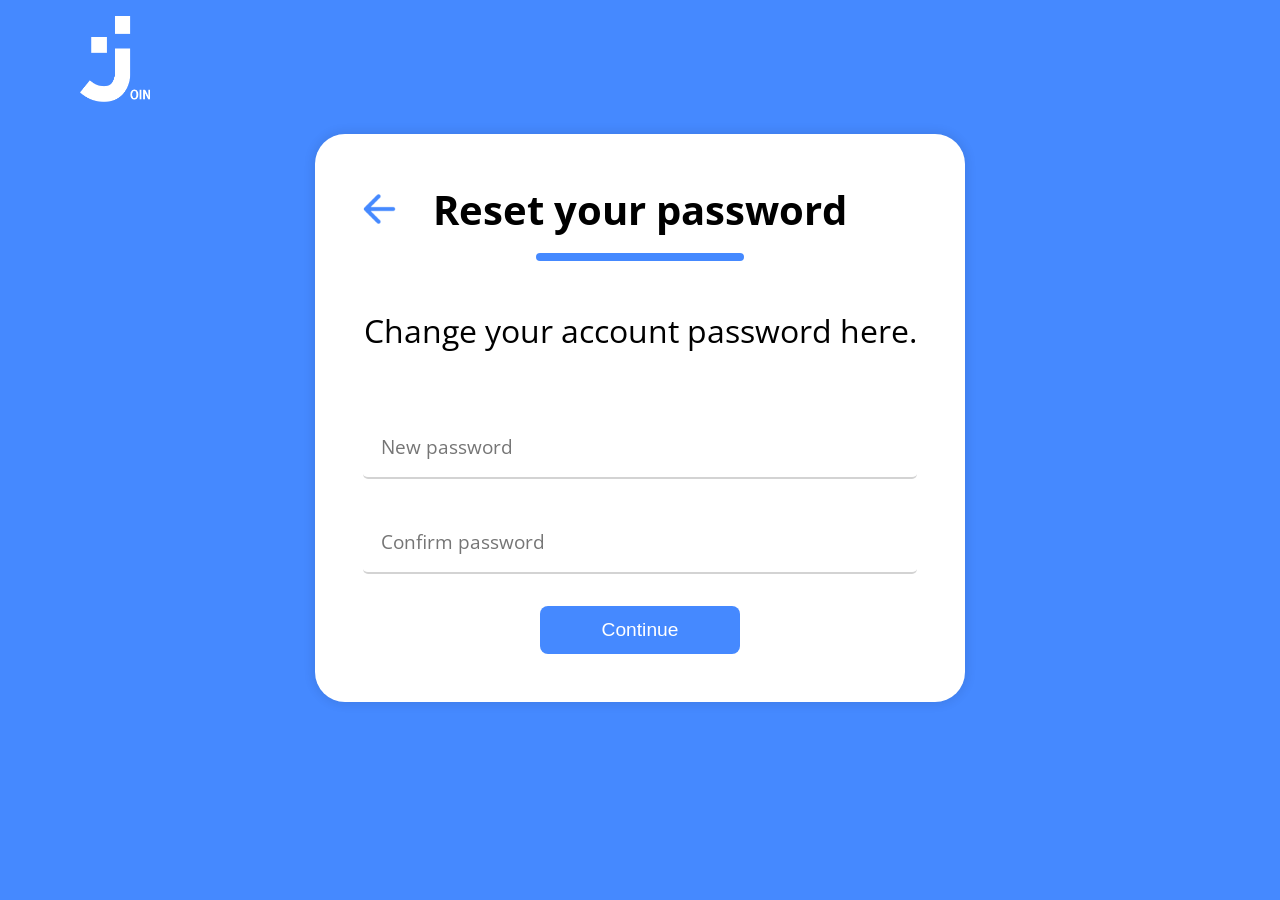
<file: resetPassword.html>
<!DOCTYPE html>
<html lang="en">

<head>
    <meta charset="UTF-8">
    <meta http-equiv="X-UA-Compatible" content="IE=edge">
    <meta name="viewport" content="width=device-width, initial-scale=1.0">
    <!-- FAVICON -->
    <link rel="apple-touch-icon" sizes="120x120" href="./img/favicon/apple-touch-icon.png">
    <link rel="icon" type="image/png" sizes="32x32" href="./img/favicon/favicon-32x32.png">
    <link rel="icon" type="image/png" sizes="16x16" href="./img/favicon/favicon-16x16.png">
    <link rel="manifest" href="./img/favicon/site.webmanifest">
    <link rel="mask-icon" href="./img/favicon/safari-pinned-tab.svg" color="#5bbad5">
    <meta name="msapplication-TileColor" content="#da532c">
    <meta name="theme-color" content="#ffffff">
    <!-- END FAVICON -->

    <link rel="stylesheet" href="./css/resetPassword.css">
    <script src="./js/mini_backend.js"></script>
    <script src="./js/register.js"></script>
    <script src="./js/login.js"></script>
    <script type="text/javascript" src="js/index.js" defer></script>
    <title>Join</title>
</head>

<body>

    <body onload="loadUsers()">
        <div class="page-container">
            <!-- START HEADER -->
            <header>
                <div class="forgot-header-left">
                    <img id="forgot-header-logo" src="./img/icons/Join.png" alt="Join Logo">
                </div>
            </header>
            <!-- END HEADER  -->

            <!-- START forgot FORM -->

            <section id="forgot">
                <form id="forgot-form" onsubmit="setNewPassword(); return false" >
                    <div class="forgot-form-head">
                        <div class="title-box">
                            <img onclick="window.location.href ='index.html'" id="forgot-back-arrow"
                                src="./img/icons/arrow left blue.png">
                            <div class="h1-box">
                                <h1 id="forgot-form-title">Reset your password</h1>
                                <div id="forgot-form-underline"></div>
                            </div>
                        </div>
                        <p>Change your account password here.</p>
                    </div>
                    <div id="forgot-form-input-container">
                        <div class="forgot-form-input-row">
                            <input type="text" placeholder="New password" id="new-password" required>
                        </div>
                        <div class="forgot-form-input-row">
                            <input type="text" placeholder="Confirm password" id="confirm-password" required>
                        </div>
                        <div class="forgot-form-button-container">
                            <button id="send-button">Continue</button>
                        </div>
                    </div>
                </form>
            </section>

            <!-- END forgot FORM -->
            <div class="forgot-unsucessfull d-none" id="reset-sucessfull">
                input unequal!
            </div>
        </div>

    </body>

</html>

</body>

</html>
</file>
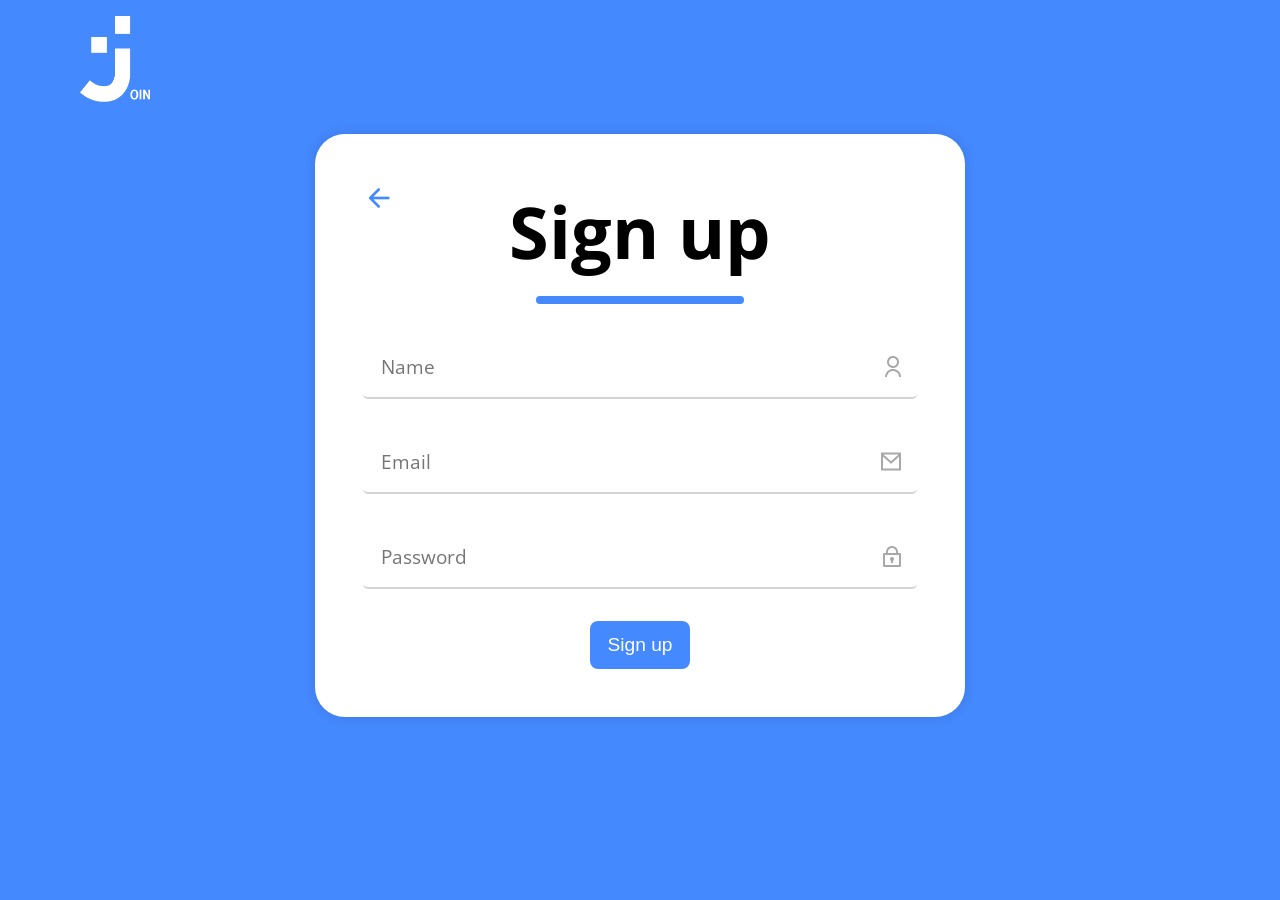
<file: SignUp.html>
<!DOCTYPE html>
<html lang="en">

<head>
    <meta charset="UTF-8">
    <meta http-equiv="X-UA-Compatible" content="IE=edge">
    <meta name="viewport" content="width=device-width, initial-scale=1.0">
    <!-- FAVICON -->
    <link rel="apple-touch-icon" sizes="120x120" href="./img/favicon/apple-touch-icon.png">
    <link rel="icon" type="image/png" sizes="32x32" href="./img/favicon/favicon-32x32.png">
    <link rel="icon" type="image/png" sizes="16x16" href="./img/favicon/favicon-16x16.png">
    <link rel="manifest" href="./img/favicon/site.webmanifest">
    <link rel="mask-icon" href="./img/favicon/safari-pinned-tab.svg" color="#5bbad5">
    <meta name="msapplication-TileColor" content="#da532c">
    <meta name="theme-color" content="#ffffff">
    <!-- END FAVICON -->
    <link rel="stylesheet" href="css/signup.css">
    <script src="./js/mini_backend.js"></script>
    <script src="./js/register.js"></script>

    <title>Join-SignUp</title>


</head>

<body onload="loadUsers()">
    <div class="page-container">
        <!-- START HEADER -->
        <header>
            <div class="signup-header-left">
                <img id="signup-header-logo" src="./img/icons/Join.png" alt="Join Logo">
            </div>
        </header>
        <!-- END HEADER  -->

        <!-- START SIGNUP FORM -->

        <section id="signup">
            <form id="signup-form" onsubmit="addUser(); return false">
                <img onclick="window.location.href ='index.html'" id="signup-back-arrow"
                    src="./img/icons/arrow left blue.png">
                <div class="signup-form-head">
                    <h1 id="signup-form-title">Sign up</h1>
                    <div id="signup-form-underline"></div>
                </div>
                <div id="signup-form-input-container">
                    <div class="signup-form-input-row">
                        <input type="text" placeholder="Name" id="name" required>
                        <img src="./img/icons/user.png" alt="User-Icon">
                    </div>
                    <div class="signup-form-input-row">
                        <input type="email" placeholder="Email" id="email" required>
                        <img src="./img/icons/Mail.png" alt="Email Icon">
                    </div>
                    <div class="signup-form-input-row">
                        <input type="password" placeholder="Password" id="password" minlength="6" required>
                        <img src="./img/icons/lock.png" alt="Password Icon">
                    </div>
                    <div class="signup-form-button-container">
                        <button id="login-button">Sign up</button>
                    </div>
                </div>
            </form>
        </section>

        <!-- END SIGNUP FORM -->

        <div class="signup-sucessfull d-none" id="signup-sucessfull">
            Sign up successfull!
        </div>
    </div>

</body>

</html>
</file>
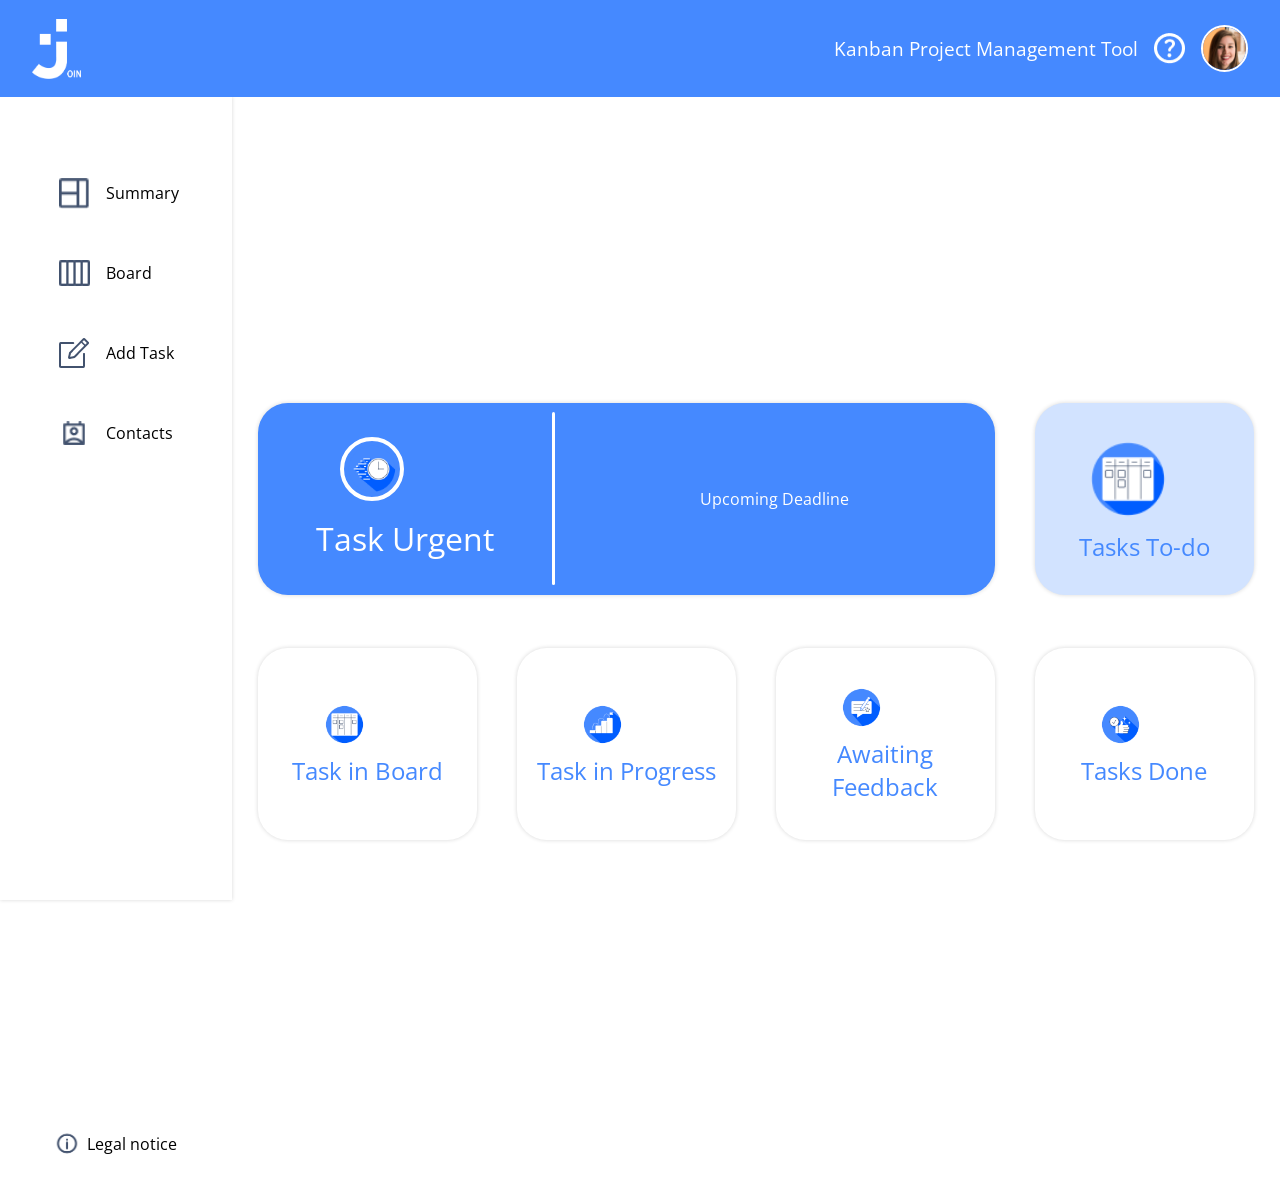
<file: summary.html>
<!DOCTYPE html>
<html lang="en">

<head>
    <meta charset="UTF-8">
    <meta http-equiv="X-UA-Compatible" content="IE=edge">
    <meta name="viewport" content="width=device-width, initial-scale=1.0">
    <!-- FAVICON -->
    <link rel="apple-touch-icon" sizes="120x120" href="./img/favicon/apple-touch-icon.png">
    <link rel="icon" type="image/png" sizes="32x32" href="./img/favicon/favicon-32x32.png">
    <link rel="icon" type="image/png" sizes="16x16" href="./img/favicon/favicon-16x16.png">
    <link rel="manifest" href="./img/favicon/site.webmanifest">
    <link rel="mask-icon" href="./img/favicon/safari-pinned-tab.svg" color="#5bbad5">
    <meta name="msapplication-TileColor" content="#da532c">
    <meta name="theme-color" content="#ffffff">
    <!-- END FAVICON -->
    <script src="./js/mini_backend.js"></script>
    <link rel="stylesheet" href="./css/navAndHeader.css">
    <link rel="stylesheet" href="./css/summary.css">


    <title>Join</title>
    <script src="./js/login.js"></script>
    <script src="./js/users.js"></script>
    <script src="./js/summary.js"></script>
    <script src="./js/main.js"></script>
    <script src="./js/main2.js"></script>
</head>

<body onload="init();includeHTML()">

    <div w3-include-html="./templates/header.html"></div>
    <div id="summary-main-page" class="main-page">
        <div w3-include-html="./templates/nav.html"></div>
        <div id="summary-container">


            <div class="container" id="summary-container">
                <div w3-include-html="templates/legal.html" class="d-none" id="legal-template"></div>
                <div w3-include-html="templates/help.html" class="d-none" id="help-template"></div>

                <section class="greeting-container d-flex" id="greeting">
                    <span class="d-flex" id="greet-at-time"></span>
                    <span class="d-flex fw-bold cl-main" id="greet-user"></span>
                </section>

                <section class="container flex-row" id="task-container">
                    <div class="tasks-container">
                        <div onclick="goToBoard();" class="urgent-container d-flex" id="urgent-container">
                            <div class=" d-flex" id="urgent-left-container">
                                <div class="d-flex" id="urgent-left-top">
                                    <img class="icon-task d-flex" src="./img/icons/Urgent.png" alt="urgentPNG">
                                    <div class="task-id fw-bold fs-2 d-flex fs-4" id="task-id-"></div>
                                </div>

                                <div class="desc-white d-flex" id="task-urgent-desc">Task Urgent</div>
                            </div>
                            <div class="d-flex" id="urgent-middle-container">
                            </div>
                            <div class="d-flex" id="urgent-right-container">
                                <div class="urgent-date fs-3 d-flex" id="urgent-date"></div>
                                <div class="d-flex" id="urgent-date-desc">
                                    Upcoming Deadline
                                </div>
                            </div>

                        </div>
                        <div onclick="goToBoard();" class="tasks-box d-flex" id="task-to-do-container">
                            <div class="task-to-do-top d-flex flex-row">
                                <img class="icon-task-border-none d-flex" src="./img/icons/Board.png" alt="boardPNG">
                                <div class="task-id fw-bold d-flex fc-black fs-4" id="task-to-do-id-"></div>
                            </div>
                            <div class="d-flex" id="task-to-do-desc">Tasks To-do</div>

                        </div>
                    </div>
                </section>
                <section class="container d-flex" id="tasks">
                    <div class="tasks-container">
                        <div onclick="goToBoard();" class="tasks-box" id="task-box-task-in-board">
                            <div class="tasks-box-top">
                                <img class="icon" src="./img/icons/Board.png" alt="">
                                <div class="task-amount task-id fw-bold d-flex fc-black fs-4" id="task-in-board-id-">
                                </div>
                            </div>
                            <div class="d-flex tasks-box-bottom" id="task-to-do-desc">Task in Board</div>
                        </div>
                        <div onclick="goToBoard();" class="tasks-box" id="task-box-task-in-board">
                            <div class="tasks-box-top">
                                <img class="icon" src="./img/icons/In Progress.png" alt="inProgressPNG">
                                <div class="task-amount task-id fw-bold d-flex fc-black fs-4" id="task-in-progress-id-">
                                    
                                </div>
                            </div>
                            <div class="d-flex tasks-box-bottom" id="task-to-do-desc">Task in Progress</div>
                        </div>
                        <div onclick="goToBoard();" class="tasks-box" id="task-box-task-in-board">
                            <div class="tasks-box-top">
                                <img class="icon" src="./img/icons/Awaiting feedback.png" alt="awaitingPNG">
                                <div class="task-amount task-id fw-bold d-flex fc-black fs-4"
                                    id="task-awaiting-feedback-id-"></div>
                            </div>
                            <div class="d-flex tasks-box-bottom" id="task-to-do-desc">Awaiting Feedback</div>
                        </div>
                        <div onclick="goToBoard();" class="tasks-box" id="task-box-task-in-board">
                            <div class="tasks-box-top">
                                <img class="icon" src="./img/icons/Done.png" alt="donePNG">
                                <div class="task-amount task-id fw-bold d-flex fc-black fs-4" id="task-done-id-"></div>
                            </div>
                            <div class="d-flex tasks-box-bottom" id="task-to-do-desc">Tasks Done
                            </div>
                        </div>

                    </div>

                </section>
            </div>
        </div>


</body>

</html>
</file>
<file: css/index.css>
/* open-sans-regular - latin */
@font-face {
    font-family: 'Open Sans';
    font-style: normal;
    font-weight: 400;
    src: url('../fonts/open-sans-v34-latin-regular.eot');
    /* IE9 Compat Modes */
    src: local(''),
        url('../fonts/open-sans-v34-latin-regular.eot?#iefix') format('embedded-opentype'),
        /* IE6-IE8 */
        url('../fonts/open-sans-v34-latin-regular.woff2') format('woff2'),
        /* Super Modern Browsers */
        url('../fonts/open-sans-v34-latin-regular.woff') format('woff'),
        /* Modern Browsers */
        url('../fonts/open-sans-v34-latin-regular.ttf') format('truetype'),
        /* Safari, Android, iOS */
        url('../fonts/open-sans-v34-latin-regular.svg#OpenSans') format('svg');
    /* Legacy iOS */
}

/* open-sans-700 - latin */
@font-face {
    font-family: 'Open Sans';
    font-style: normal;
    font-weight: 700;
    src: url('../fonts/open-sans-v34-latin-700.eot');
    /* IE9 Compat Modes */
    src: local(''),
        url('../fonts/open-sans-v34-latin-700.eot?#iefix') format('embedded-opentype'),
        /* IE6-IE8 */
        url('../fonts/open-sans-v34-latin-700.woff2') format('woff2'),
        /* Super Modern Browsers */
        url('../fonts/open-sans-v34-latin-700.woff') format('woff'),
        /* Modern Browsers */
        url('../fonts/open-sans-v34-latin-700.ttf') format('truetype'),
        /* Safari, Android, iOS */
        url('../fonts/open-sans-v34-latin-700.svg#OpenSans') format('svg');
    /* Legacy iOS */
}

/* open-sans-800 - latin */
@font-face {
    font-family: 'Open Sans';
    font-style: normal;
    font-weight: 800;
    src: url('../fonts/open-sans-v34-latin-800.eot');
    /* IE9 Compat Modes */
    src: local(''),
        url('../fonts/open-sans-v34-latin-800.eot?#iefix') format('embedded-opentype'),
        /* IE6-IE8 */
        url('../fonts/open-sans-v34-latin-800.woff2') format('woff2'),
        /* Super Modern Browsers */
        url('../fonts/open-sans-v34-latin-800.woff') format('woff'),
        /* Modern Browsers */
        url('../fonts/open-sans-v34-latin-800.ttf') format('truetype'),
        /* Safari, Android, iOS */
        url('../fonts/open-sans-v34-latin-800.svg#OpenSans') format('svg');
    /* Legacy iOS */
}

/* GLOBAL */

:root{
    --main-color: #4589FF;
    --dark-blue: #005DFF;
    --button-hover-shadow:rgba(0, 0, 0, 0.4) 0px 2px 4px, rgba(0, 0, 0, 0.3) 0px 7px 13px -3px, rgba(0, 0, 0, 0.2) 0px -3px 0px inset;
    --box-shadow-blue: 0px 4px 4px rgb(0 0 0 / 25%);   
}

body{
    font-family: "Open Sans";
    margin: 0;
}

* {
    box-sizing: border-box;
}

img{
    object-fit: contain;
}

.bg-blue{
    background-color: #4589FF;
}
.page-container{
    display: flex;
    flex-direction: column;
    justify-content: flex-start;
    align-items: center;
    width: 100%;
    height: 80vh;
    gap: 16px;
}

.index-mobile{
    display: none!important;

}


.d-none{
    display: none!important;
}



/* LOAD ANIMATION */

#animation{

    position: relative;
    display: flex;
    align-items: center;
    justify-content: center;
    height: 100vh;
    width: 100%;
    z-index: 50;
    background-color: white;
    animation-name: loadIndexBG;
    animation-duration: 800ms;

}

#animation img{
    position: absolute;
    top: 0;
    left: 6%;
    margin-top: 1rem;
    width: 70px;
    animation-name: loadIndex;
    animation-duration: 600ms;
    animation-timing-function: linear;

}



@keyframes loadIndex {
    0% {
        width: 30%;
        height: auto; 
        top: 15%;
        left: 35%;
    }

}

@keyframes loadIndexBG{
    0% {
        background-color:#4589FF;
    }
    25% {
        background-color:#4589FF;
    }

    50% {
        background-color:#4589FF;
    }

    75% {
        background-color: #4589FF;
    }

    100% {
        background-color: white;
    }
}




/* Header */


header{
    display: flex;
    width: 90%;
    justify-content: space-between;
    align-items: center;
    padding: 1rem;
}

.index-header-left{
    display: flex;
}

#index-header-logo{
    width: 70px;
    object-fit: contain;
}

.index-header-right{
    display: flex;
}

.index-header-registry-box{
    display: flex;
    align-items: center;
    font-weight: bold;
    gap: 32px;
}

.index-header-registry-box button{
    background-color: var(--main-color);
    width: 112px;
    height: 48px;
    border: none;
    border-radius: 8px;
    color: white;
}

.index-header-registry-box button:hover{
    cursor: pointer;
    box-shadow: var(--box-shadow-blue);
    transition: all 125ms ease-in-out;
}



/* LOG IN CARD */

input:-webkit-autofill,
input:-webkit-autofill:hover, 
input:-webkit-autofill:focus, 
input:-webkit-autofill:active{
    -webkit-box-shadow: 0 0 0 30px white inset !important;
}


#index-login{
    display: flex;
    align-items: center;
    justify-content: center;
    flex-direction: column;
    gap: 32px;
    min-width: 650px;
    border-radius: 30px;
    box-shadow: 0px 0px 10px 3px rgba(0, 0, 0, 0.08);
    padding: 3rem;
}

#login-form{
    display: flex;
    flex-direction: column;
    align-items: center;
    width: 100%;
    gap: 32px;
}

.index-form-head{
    display: flex;
    flex-direction: column;
    align-items: center;
    gap: 16px;
    font-size: 3rem;
}

.index-form-head h1{
    margin: 0;
}

#index-form-underline{
    display: flex;
    justify-content: center;
    width: 13rem;
    height: 0.5rem;
    background-color: #4589FF;
    border-radius: 8px;
}

#index-form-input-container{
    position: relative;
    display: flex;
    flex-direction: column;
    align-items: center;
    width: 100%;
    gap: 32px;
}

.index-form-input-row{
    display: flex;
    width: 100%;
    border-bottom: 2px solid lightgray;
    border-radius: 5px;
    padding: 1rem;
    box-shadow: rgba(0, 0, 0, 0.2);
}

.index-form-input-row input{
    display: flex;
    width: 100%;
    border: none;
    outline: none;
    font-family: "Open Sans";
    font-size: 1.2rem;
}

.index-form-row{
    display: flex;
    width: 100%;
    flex-direction: row;
    justify-content: space-between;

}

#login-password-image{
    width: 24px;
}

.index-form-row a{
    text-decoration: none;
    cursor: pointer;
    color: #4589FF;
}

#index-form-checkbox{
    display: flex;
    flex-direction: row;
    gap: 16px;

}

.index-form-checkbox div{
    display: flex;
}

.index-checkbox-box{
    position: relative;
    display: flex;
    cursor: pointer;
}



.index-form-checkbox-icon{
    display: flex;
}

#index-checked-checkbox{
    display: flex;
    position: absolute;
    width: 1rem;
    object-fit: contain;
    top: 0.3rem;
    left: 0.3rem;
    z-index: 1;
}



.index-form-button-container{
    display: flex;
    width: 100%;
    justify-content: center;
    gap: 32px;
}

.index-form-button-container button{
    display: flex;
    width: 100px;
    height: 48px;
    border-radius: 8px;
    border: none;
    align-items: center;
    justify-content: center;
    cursor: pointer;
    font-size: 1.2rem;
}

#login-button{
    background-color: var(--main-color);
    color: white;
    transition: 125ms ease-in-out;
    
}

#login-button:hover{
    box-shadow: var(--box-shadow-blue);
    background-color: var(--dark-blue);
    transition: all 125ms ease-in-out;
}

#guest-login-button{
    width: 150px;
    color: gray;
    background-color: transparent;
    border: 1px solid gray
}

#guest-login-button:hover{
    border: 1px solid var(--dark-blue);
    color: var(--main-color);
    box-shadow: var(--box-shadow-blue);
    transition: all 125ms ease-in-out;
}

.wrong-input{
    position: absolute;
    bottom: 42%;
    display: flex;
    color: red;
    font-size: 0.6rem;
}

@media (max-width: 1024px){
    #index-login{
        width: 90%;
    }
}

@media (max-width: 768px){

    .page-container{
        gap: 16px;
    }

    header{
        padding: 1rem;
    }

    #index-login{
        padding: 1rem;
        min-width: 90%!important;
        gap: 16px;
    }

    #index-form-input-container{
        gap: 16px;
    }

    h1{
        font-size: 2rem;
    }

    #index-header-logo{
        width: 40px;
    }

    .index-header-right{
        display: none;
    }

    .index-mobile{
        display: flex!important;
    }

    .index-form-head{
        gap: 8px;
    }

    #index-form-underline{
      justify-content: center;
      width: 6rem;
      height: 4px;  
    }

    .index-form-row{
        gap: 16px;
        flex-direction: column;
    }

    .wrong-input{
        bottom: 58%;
    }

    .index-form-button-container{
        gap: 16px;
        flex-direction: column;
        justify-content: center;
        align-items: center;
    }

    .index-form-button-container button{
        width: 150px;
    }

    .index-form-input-row input{
        font-size: 1rem;
    }


}

@media (max-width: 412px){
    #index-login{
        min-width: 100%!important;
    }
}
</file>
<file: css/contacts.css>
/* open-sans-regular - latin */
@font-face {
    font-family: 'Open Sans';
    font-style: normal;
    font-weight: 400;
    src: url('../fonts/open-sans-v34-latin-regular.eot');
    /* IE9 Compat Modes */
    src: local(''),
        url('../fonts/open-sans-v34-latin-regular.eot?#iefix') format('embedded-opentype'),
        /* IE6-IE8 */
        url('../fonts/open-sans-v34-latin-regular.woff2') format('woff2'),
        /* Super Modern Browsers */
        url('../fonts/open-sans-v34-latin-regular.woff') format('woff'),
        /* Modern Browsers */
        url('../fonts/open-sans-v34-latin-regular.ttf') format('truetype'),
        /* Safari, Android, iOS */
        url('../fonts/open-sans-v34-latin-regular.svg#OpenSans') format('svg');
    /* Legacy iOS */
}

/* open-sans-700 - latin */
@font-face {
    font-family: 'Open Sans';
    font-style: normal;
    font-weight: 700;
    src: url('../fonts/open-sans-v34-latin-700.eot');
    /* IE9 Compat Modes */
    src: local(''),
        url('../fonts/open-sans-v34-latin-700.eot?#iefix') format('embedded-opentype'),
        /* IE6-IE8 */
        url('../fonts/open-sans-v34-latin-700.woff2') format('woff2'),
        /* Super Modern Browsers */
        url('../fonts/open-sans-v34-latin-700.woff') format('woff'),
        /* Modern Browsers */
        url('../fonts/open-sans-v34-latin-700.ttf') format('truetype'),
        /* Safari, Android, iOS */
        url('../fonts/open-sans-v34-latin-700.svg#OpenSans') format('svg');
    /* Legacy iOS */
}

/* open-sans-800 - latin */
@font-face {
    font-family: 'Open Sans';
    font-style: normal;
    font-weight: 800;
    src: url('../fonts/open-sans-v34-latin-800.eot');
    /* IE9 Compat Modes */
    src: local(''),
        url('../fonts/open-sans-v34-latin-800.eot?#iefix') format('embedded-opentype'),
        /* IE6-IE8 */
        url('../fonts/open-sans-v34-latin-800.woff2') format('woff2'),
        /* Super Modern Browsers */
        url('../fonts/open-sans-v34-latin-800.woff') format('woff'),
        /* Modern Browsers */
        url('../fonts/open-sans-v34-latin-800.ttf') format('truetype'),
        /* Safari, Android, iOS */
        url('../fonts/open-sans-v34-latin-800.svg#OpenSans') format('svg');
    /* Legacy iOS */
}

/* ANIMATIONS */

@keyframes movein {
    from {
        left: 90%;
    }

    to {
        left: 0%;
    }

    ;
}


@keyframes moveinModal {
    from {
        right: -50%;
    }

    to {
        right: 0;
    }

    ;
}

@keyframes moveOutModal {
    from {
        right: 0;
    }

    to {
        right: -50%;
    }
}

@keyframes moveinMobile {
    from {
        margin-left: 50rem;
    }

    to {
        margin-left: 0;
    }

    ;
}

@keyframes moveoutMobile {
    from {
        margin-left: 0;
    }

    to {
        margin-left: 50rem;
    }

    ;
}



* {
    box-sizing: border-box;

}

body {
    overflow: hidden;
    position: relative;
    display: flex;
    font-family: "Open Sans";
    margin: 0;
    padding: 0;
    display: flex;
    flex-direction: column;
    font-family: "Open Sans";
    background-color: white;
}


:root {
    --main-color: #4589FF;
}


button {
    font-style: normal;
    font-size: 23px;
    font-weight: 400;
}

button:hover {
    cursor: pointer;
}

.btn-image {
    object-fit: contain;
    width: 16px;
    height: auto;
}

header {
    display: flex;
    align-items: center;
    justify-content: space-between;
    height: 97.3px;
    width: 100%;
    background-color: #4589FF;
}

/* START NAVBAR
aside {
    display: flex;
    justify-content: center;
    height: calc(100vh - 97.3px);
    width: 100%;
    background-color: white;
    box-shadow: 0px 0px 4px rgba(0, 0, 0, 0.16);
}

ul {
    padding: 0;
    margin-top: 4rem;
    display: flex;
    flex-direction: column;
    gap: 16px;
    width: 232px;
}

li {
    display: flex;
    align-items: center;
    gap: 16px;
    list-style: none;
    cursor: pointer;
    width: 80%;
    margin-left: auto;
    margin-right: auto;
    padding-left: 2rem;
    padding-top: 1rem;
    padding-bottom: 1rem;
}


li:hover {
    background-color: #D2E3FF;
    border-radius: 8px;

}

li a {
    display: flex;
    gap: 16px;
    align-items: center;
    text-decoration: none;
    color: black;
}

li div {
    display: flex;
    justify-content: center;
    align-items: center;
    min-width: 32px;
    min-height: 2rem;
}

li img {
    width: 31px;
    object-fit: contain;
}

#nav-contact-img {
    width: 22px;
} */


.d-none {
    display: none !important;
}

.modal-move-out {
    animation-name: moveOutModal !important;
    animation-duration: 500ms !important;

}

.modal-mobile-move-out {
    animation-name: moveoutMobile !important;
    animation-duration: 500ms !important;
}

.mobile-display {
    display: none;
}

.d-flex {
    display: flex;
}

.flex-column {
    flex-direction: column;
}

.flex-row {
    flex-direction: row !important;
}

.fw-bold {
    font-weight: bold;
}

.main-page {
    display: flex;
}

.gap-21 {
    gap: 21px;
}

.td-none {
    text-decoration: none;
}

.flex-end {
    justify-content: flex-end !important;
}



#contacts {
    position: relative;
    display: flex;
    flex-direction: column;
    align-items: center;
    min-width: 30%;
    height: calc(100vh - 97.3px);
    overflow-y: scroll;
    overflow-x: hidden;
    gap: 32px;
    box-shadow: 4px 0px 6px rgba(0, 0, 0, 0.08);
    padding-top: 10px;

}


#contacts::-webkit-scrollbar {
    display: flex;
    background-color: white;
    width: 7px;
}

#contacts::-webkit-scrollbar-thumb {
    background-color: lightgrey;
    border-radius: 3px;
}


.dekstop-nav {
    display: flex;
    width: 100%;

}

.header-left {
    display: flex;
    margin-left: 2rem;
}

.header-right {
    display: flex;
    align-items: center;
    margin-right: 2rem;
    color: white;
    gap: 16px;
    font-size: 1.2rem;

}

.header-profile-img {
    object-fit: contain;
    height: 47px;
    border: 2px solid white;
    border-radius: 100%
}

.header-icon {
    height: 31px;
    width: 31px;
    object-fit: contain;
}

.contact-container {
    position: relative;
    display: flex;
    flex-direction: column;
    justify-content: center;
    align-items: center;
    gap: 16px;
    width: 100%;
}

.contact-top {
    position: relative;
    display: flex;
    width: 100%;
    flex-direction: column;
}

.contact-box-container {
    display: flex;
    justify-content: space-between;
    width: 80%;
    border-radius: 8px;
    transition: all 225ms ease-in-out;
}

.contact-box-container:hover {
    background-color: #D2E3FF;
    transition: all 225ms ease-in-out;
}

.contact-box {
    justify-content: center;
    align-items: center;
    width: 100%;
    height: 88px;
    padding-left: 1rem;
    gap: 16px;
    transition: all 225ms ease-in-out;
    overflow-x: hidden;

}


.contact-box:hover {
    cursor: pointer;
    transition: all 225ms ease-in-out;
    border-radius: 8px;
}



.contact-box a {
    display: flex;
    width: 100%;
}

.e-mail {
    display: flex;
    font-family: 'Open Sans';
    font-style: normal;
    color: blue;
    font-weight: 400;
    font-size: 1rem;
}

.contact-inits {
    display: flex;
    background-color: orange;
    border: 1px solid #FFFFFF;
    border-radius: 100%;
    min-width: 3rem;
    height: 3rem;
    align-items: center;
    justify-content: center;
    text-align: center;
    color: white;
    border: 1px solid #FFFFFF inset;
}

.contact-right {
    display: flex;
    flex-direction: column;
    font-family: 'Open Sans';
    font-style: normal;
    width: 100%;
    gap: 6px;
    font-weight: 400;
    font-size: clamp(1rem, 5vw, 1rem);
    overflow-x: hidden;
}

.contact-line {
    display: flex;
    align-self: center;
    border: 1px solid #D1D1D1;
    border-radius: 3px;
    width: 90%;
    height: 0px;
}



.first-letter {
    justify-content: flex-start;
    font-weight: bold !important;
    display: flex;
    width: 279px;
    font-family: 'Open Sans';
    font-style: normal;
    font-weight: 400;
    font-size: 1.2rem;
    margin-bottom: 1rem;
    margin-left: 1.5rem;
}

.bg-main-blue {
    background-color: var(--main-color);
    border-radius: 10px;
    color: white;
}

.bg-main-blue a {
    color: white;
    text-decoration: none;
}


.nav-logo {
    height: 60px;
    object-fit: contain;
}


#contact-details {
    position: relative;
    display: flex;
    /* width: calc(100% - 232px - 446px - 7px); */
    width: 100%;
}

.contact-details-container {
    position: absolute;
    display: flex;
    flex-direction: column;
    padding-left: 2rem;
    padding-right: 2rem;
    padding-top: 2rem;
    gap: 21px;
    animation-name: movein;
    animation-duration: 225ms;
}

.contact-details-top {
    display: flex;
    flex-direction: row;
    gap: 54px;
}

.contact-details-inits {
    display: flex;
    justify-content: center;
    align-items: center;
    min-width: 100px;
    min-height: 100px;
    max-height: 100px;
    background-color: orange;
    font-weight: bold;
    color: white;
    border-radius: 100%;
    font-size: clamp(1rem, 100vh, 3rem);
    border: 3px solid white;
}

.contact-details-name-container {
    display: flex;
    flex-direction: column;
    width: 100%;
}

.contact-details-name {
    overflow-wrap: unset;
    min-width: 100%;
    display: flex;
    font-weight: bold;
    font-size: clamp(1rem, 2vw, 4rem)
}

.contact-details-add-task {
    display: flex;
    align-items: center;
    color: #005DFF;
    gap: 13px;
    cursor: pointer;
}

.contact-details-add-task:hover {
    font-weight: bold;
    transition: all 225ms ease-in-out
}

.contact-details-add-task>p {
    display: flex;
    align-items: flex-start;
    font-size: clamp(1rem, 3vw, 1.5rem);
    margin: 0;
}

.contact-details-contact-information-frame {
    display: flex;
    gap: 54px;
}

.contact-details-contact-information {
    display: flex;
    font-weight: bold;
    font-size: clamp(1rem, 15vw, 1.5rem)
}

.contact-details-contact-edit {
    display: flex;
    gap: 6px;
    align-items: flex-end;
    cursor: pointer;
}

.contact-btn-container {
    position: absolute;
    right: 0;
    color: white;
    border: 1px solid #4589FF;
    border-radius: 10px;
    background-color: #4589FF;
    align-self: flex-end;
    align-items: center;
    justify-content: flex-end;
    Gap: 10px;
    min-width: 197px;
    height: 53px;
    margin-right: 4rem;
    margin-bottom: 4rem;
    font-size: 23px;
    transition: background-color 225ms ease-in-out;
}

.contact-btn-container img {
    position: absolute;
    right: 0;
    top: 0.5rem;
    display: flex;
    width: 33px;
    height: 29.71px;
    padding-right: 6px;
    object-fit: contain;
}

.mobile-contact-btn-container img {
    position: absolute;
    right: 0;
    top: 0.5rem;
    display: flex;
    width: 33px;
    height: 29.71px;
    padding-right: 6px;
    object-fit: contain;
}

.contact-btn-container:hover {
    background-color: #005DFF;
    transition: all 225ms ease-in-out;
}

.contact-btn {
    position: absolute;
    width: 100%;
    display: flex;
    background-color: transparent;
    border: none;
    color: white;
    justify-content: flex-start;
    font-family: 'Open Sans';
    font-style: normal;
    font-weight: 400;
    font-size: 1.5rem;
    border-radius: 8px;
    padding: 0.5rem;
    cursor: pointer;
    transition: background-color 225ms ease-in-out;
}

.contact-btn:hover {

    background-color: #005DFF;
    border-radius: 8px;
    transition: all 125ms ease-in-out;
    box-shadow: 0px 4px 4px rgba(0, 0, 0, 0.25);
}


/* START MODAL */

.modal-open {
    z-index: 2;
    background-color: rgba(0, 0, 0, 0.1);
}

.modal-add-contact {
    position: absolute;
    display: flex;
    right: 0;
    flex-direction: column;
    align-items: center;
    padding: 0px;
    gap: 16px;
    top: 0;
    background-color: white;
    box-shadow: 0px 0px 4px rgba(0, 0, 0, 0.16);
    border-radius: 30px 0px 0px 30px;
    z-index: 999;
    min-width: 580px;
    height: 100vh;
    animation-name: moveinModal;
    animation-duration: 225ms;
}

.modal-head {
    display: flex;
    width: 100%;
    flex-direction: column;
    align-items: center;
    padding: 10%;
    height: 40%;
    background-color: #4589FF;
    border-top-left-radius: 30px;
    color: white;

}

.modal-head h2 {
    font-size: 4rem;
    margin: 0;
}

.modal-head p {
    font-size: 27px;
    margin: 0;
}

.modal-head img {
    width: 55.12px;
    height: 66.48px;
    object-fit: contain;
}

.contact-add {
    display: flex;
    flex-direction: column;
    align-items: center;
    padding: 0px;
    gap: 16px;
    width: 422px;
    height: 519px;
}

.add-contact-form {
    display: flex;
    flex-direction: column;
    gap: 35px;
    width: 100%;
}

.circle-120 {
    display: flex;
    align-items: center;
    justify-content: center;
    background-color: gray;
    width: 120px;
    height: 120px;
    box-shadow: 0px 0px 4px rgba(0, 0, 0, 0.1);
    border: 3px solid #FFFFFF;
    border-radius: 100%;
}

.input-field-row {
    display: flex;
    width: 100%;
    height: 50px;
    align-items: center;
    justify-content: space-between;
    border-bottom: 1px solid #D1D1D1;
}

.input-field-row img {
    display: flex;
    object-fit: contain;
    align-items: center;


}

.input-field {
    height: 100%;
    width: 100%;
    border: none;
    outline: none;
}

.formular-bottom {
    display: flex;
    justify-content: center;
    flex-direction: row;
    gap: 2rem;
}


.cancel {
    display: flex;
    flex-direction: row;
    font-family: 'Open Sans';
    font-style: normal;
    font-weight: 400;
    font-size: 23px;
    border: 1px solid #647188;
    border-radius: 10px;
    padding-right: 10px;
}

.cancel-btn {
    flex-direction: row;
    justify-content: center;
    align-items: center;
    padding: 18px 10px;
    gap: 10px;
    background-color: transparent;
    border: none;
    width: 136px;
    height: 61px;
}


.contact-boxes {
    display: flex;
    height: 100%;
}

.create {
    display: flex;
    flex-direction: row;
    background-color: #4589FF;
    font-family: 'Open Sans';
    font-style: normal;
    font-weight: 400;
    font-size: 23px;
    height: 61px;
    border-radius: 10px;
    padding-right: 10px;
    transition: all 225ms ease-in-out;
}

.create:hover {
    cursor: pointer;
    background-color: #005DFF;
    transition: all 225ms ease-in-out;
}


.create-contact-btn {
    flex-direction: row;
    justify-content: center;
    align-items: center;
    padding: 18px 10px;
    gap: 10px;
    background-color: transparent;
    border: none;
    width: 210px;
    height: 61px;
    color: white;
}


/* EDIT MODAL */
.modal-head-edit {
    position: relative;
    display: flex;
    width: 100%;
    flex-direction: column;
    align-items: center;
    justify-content: center;
    padding: 10%;
    height: 40%;
    background-color: #005DFF;
    color: white;

}

.modal-head-edit h2 {
    font-size: 4rem;
    margin: 0;
}

.modal-head-edit p {
    font-size: 27px;
    margin: 0;
}

.modal-head-edit img {
    width: 55.12px;
    height: 66.48px;
    object-fit: contain;
}

.contact-edit {
    display: flex;
    flex-direction: column;
    align-items: center;
    padding: 0px;
    gap: 16px;
    width: 422px;
    height: 519px;
}

.add-contact-form {
    display: flex;
    flex-direction: column;
    gap: 35px;
    width: 100%;
}

.circle-120 {
    display: flex;
    align-items: center;
    justify-content: center;
    background-color: gray;
    width: 120px;
    height: 120px;
    box-shadow: 0px 0px 4px rgba(0, 0, 0, 0.1);
    border: 3px solid #FFFFFF;
    border-radius: 100%;
}

.input-field-row {
    display: flex;
    width: 100%;
    height: 50px;
    align-items: center;
    border-bottom: 1px solid #D1D1D1;
}

.input-field-row img {
    display: flex;
    object-fit: contain;
    align-items: center;


}

.input-field {
    height: 100%;
    width: 100%;
    border: none;
    outline: none;
}

.formular-bottom {
    display: flex;
    justify-content: center;
    flex-direction: row;
    gap: 2rem;
}


.cancel {
    display: flex;
    flex-direction: row;
    font-family: 'Open Sans';
    font-style: normal;
    font-weight: 400;
    font-size: 23px;
    border: 1px solid #647188;
    border-radius: 10px;
    padding-right: 10px;
}

.cancel-btn {
    flex-direction: row;
    justify-content: center;
    align-items: center;
    padding: 18px 10px;
    gap: 10px;
    background-color: transparent;
    border: none;
    width: 136px;
    height: 61px;
}



.cancel:hover {
    cursor: pointer;
    background-color: #f1f1f1;
    transition: all 225ms ease-in-out;
}

.create {
    display: flex;
    flex-direction: row;
    background-color: #4589FF;
    font-family: 'Open Sans';
    font-style: normal;
    font-weight: 400;
    font-size: 23px;
    height: 61px;
    border-radius: 10px;
    padding-right: 10px;
}


.create-contact-btn {
    flex-direction: row;
    justify-content: center;
    align-items: center;
    padding: 18px 10px;
    gap: 10px;
    background-color: transparent;
    border: none;
    width: 210px;
    height: 61px;
    color: white;
}




/* CONTACTS DROPOWN MENU */
.dropdown {
    position: relative;
    display: none;
    justify-content: flex-end;
    align-items: flex-start;
    height: 100%;
    border-bottom-right-radius: 10px;
    border-top-right-radius: 10px;
}

.contact-box-container:hover .dropdown {
    display: flex !important;
}


.dropdown:hover {
    cursor: pointer;
}

.dropdown>button {
    display: flex;
    justify-content: flex-end;
    background-color: transparent;
    border: none;
    color: black;
    height: 2rem;
    width: 2.5rem;
    cursor: pointer;
    line-height: 1rem;
    font-size: 2.3rem;

}

.dropdown-content {
    display: none;
    position: absolute;
    width: 20%;
    /* top: 1.8rem; */
    right: 0;
    width: 100px;
    font-size: 1rem;
    text-align: end;
    overflow: auto;
    background-color: white;
    border-top-left-radius: 10px;
    border-bottom-right-radius: 10px;
    box-shadow: 0px 10px 10px 0px rgba(0, 0, 0, 0.4);
}

.dropdown-content>ul {
    margin: 0;
    gap: 0;
    padding: 0;
    color: white;
}

.dropdown:hover .dropdown-content {
    display: flex;
}

.dropdown-content li {
    padding: 0;
    width: 100%;
    display: flex;
    color: #000000;
    padding: 5px;
    text-decoration: none;
}

.dropdown-content li:hover {
    color: #FFFFFF;
    background-color: var(--main-color);
}

.dropdown-content li:hover:last-of-type {
    color: #FFFFFF;
    background-color: red;
    border-bottom-left-radius: 0 !important;
}



.contact-container:last-of-type {
    margin-bottom: 2rem;
}



.set-bg-color {
    background-color: #D2E3FF !important;
}


.close {
    position: absolute;
    right: 1rem;
    top: 1rem;
    font-size: 2rem;
    cursor: pointer;
}


@media (max-width: 1024px) {

    body {
        justify-content: space-between;
    }

    #contacts {
        display: flex;
        width: 100%;
        margin-top: 4.3rem;
        margin-bottom: 90px;
        height: calc(100vh - 200px)!important;
        box-shadow: none;
    }


    .contact-mobile-button-ctn {
        display: flex;
        padding: 1rem;
        justify-content: flex-end;
    }

    .contact-box:hover {
        background-color: #D2E3FF;
        cursor: pointer;
    }

    .contact-box a {
        width: auto;
    }


    .contact-btn-container {
        display: none;
    }

    .mobile-contact-btn-container {
        position: absolute;
        right: 0;
        color: white;
        border: 1px solid #4589FF;
        border-radius: 10px;
        background-color: #4589FF;
        align-self: flex-end;
        align-items: center;
        justify-content: flex-end;
        Gap: 10px;
        min-width: 197px;
        height: 53px;
        margin-right: 4rem;
        margin-bottom: 4rem;
        font-size: 23px;
        transition: background-color 225ms ease-in-out;
        top: 1rem;
        margin-right: 2rem;
    }

    .modal-add-contact {
        left: 25%;
    }

    #contact-details {
        display: none !important;
    }

    .contact-top {
        width: 100%;
    }

    .contact-line {
        width: 100%;
    }

    .first-letter {
        font-weight: bold;
        margin-left: 12%;
        font-size: 2rem;
    }


    .main-page {
        display: flex;
        position: relative;
        height: calc(100vh - 60px);
    }

    .modal-mobile {
        display: flex;
        flex-direction: column;
        width: 100%;
        padding: 1rem;
        z-index: 9999;
        animation-name: moveinMobile;
        animation-duration: 500ms;

    }

    .modal-mobile-head {
        display: flex;
        font-size: clamp(1.1rem, 5vw, 2rem);
        flex-direction: column;
        align-items: center;
        justify-content: center;
        width: 100%;
        height: 40vh;
        background-color: #005DFF;
        color: white;
        border-top-right-radius: 25px;
        border-top-left-radius: 25px;
        margin-bottom: 2.5rem;

    }

    .modal-mobile-head>h2,
    p {
        display: flex;
        margin: 0;
    }

    .mobile-circle-120 {
        display: flex;
        position: absolute;
        top: 37.5%;
        left: 50;
        right: 50;
        width: 8rem;
        height: 8rem;
        background-color: #D1D1D1;
        border: 3px solid white;
        border-radius: 100%;

    }



    .mobile-circle-120>img {
        display: flex;
        position: absolute;
        left: 30%;
        top: 25%;
        object-fit: contain;
        height: 4rem;
    }

    .contact-add {
        margin-top: 3rem;
        width: 100%;
    }

    .mobile-contact-add {
        display: flex;
        flex-direction: column;
        align-items: center;
        padding: 0px;
        gap: 16px;
        width: 100%;
        border-bottom-left-radius: 25px;
        border-bottom-right-radius: 25px;
    }

    .mobile-formular-bottom {
        display: flex;
        justify-content: center;
        flex-direction: row;
        gap: 2rem;
        margin-top: 2rem;
    }

    .mobile-close {
        display: flex;
        align-items: center;
        justify-content: center;
        width: 3rem;
        height: 3rem;
        font-size: 1.5rem;
        position: absolute;
        cursor: pointer;
        top: 4%;
        right: 5%;
        border-radius: 100%;
        transition: all 225ms ease-in-out;
    }

    .mobile-close:hover {
        font-weight: bold;
        background-color: #4589FF;
        transition: all 225ms ease-in-out;
    }

    .mobile-display {
        display: flex;
    }

    #mobile-contact-details {
        display: flex;
        margin-top: 97.3px;
        flex-direction: column;
        width: 100%;
        height: calc(100vh - 97.3px);
        align-items: center;
    }

    .mobile-contact-head {
        display: flex;
        font-size: clamp(1rem, 5vw, 2rem);
        width: 100%;
        color: #005DFF;
        padding: 2rem;

    }

    .mobile-contact-head>span {
        display: flex;
    }

    .mobile-row {
        display: flex;
        width: 100%;
        font-size: clamp(1rem, 5vw, 2rem);
        padding-left: 2rem;
        padding-top: 2rem;
    }

    .mobile-row-container {
        display: flex;
        flex-direction: column;
        gap: 1rem;
    }

    .mobile-row-container>span {
        font-weight: bold;
    }

    .mobile-row100 {
        display: flex;
        width: 100%;
    }

    .mobile-back {
        display: flex;
        object-fit: contain;
        height: 2rem;
        margin-right: 2rem;

    }

    .contact-details-top {
        width: 100%;
        align-items: center;
        gap: 16px;
        padding-left: 2rem;
        margin-bottom: 2rem;
    }

    .contact-details-add-task {
        font-size: clamp(1rem, 5vw, 2rem);
    }

    .contact-details-add-task>p {
        font-size: 2rem;
    }

    .contact-details-inits {
        max-height: 100px;
        min-width: 100px;
        font-size: 2rem;
    }

    .contact-details-name {
        width: 100%;
        font-size: clamp(1rem, 5vw, 3rem);
    }

    .edit-img {
        position: absolute;
        width: 4rem;
        bottom: 15%;
        right: 5%;
    }

    .contact-details-head {
        position: absolute !important;
        top: 0;

    }

    .create-contact-btn {
        cursor: pointer;
    }

    .create:hover {
        background-color: #005DFF;
        cursor: pointer;
        transition: all 225ms ease-in-out;
    }


}


@media (max-width: 768px) {
    #modal-mobile {
        padding: 0;
    }

    .modal-mobile-head {
        border-radius: 0;
    }

    .input-field {
        padding-left: 1rem;
    }

    .input-field-row img {
        padding-right: 1rem;
    }
}


@media (max-width: 468px) {

    .mobile-contact-btn-container {
        max-height: 50px;
        min-width: 50px;
        border-radius: 100%;
        align-items: center;
        justify-content: center;
        cursor: pointer;

    }

    .mobile-contact-btn-container>button {
        font-size: 1rem;
        display: none;
    }

    .mobile-contact-btn-container>img {
        padding-right: 9px;
    }
}


@media (max-width: 375px) {
    .mobile-circle-120 {
        top: 31%;
    }

    .mobile-contact-head {
        padding: 1.5rem;
    }
}
</file>
<file: css/add_task.css>
/* inter-regular - latin */
@font-face {
    font-family: 'Inter';
    font-style: normal;
    font-weight: 400;
    src: url('../fonts/inter-v12-latin-regular.eot');
    /* IE9 Compat Modes */
    src: local(''),
        url('../fonts/inter-v12-latin-regular.eot?#iefix') format('embedded-opentype'),
        /* IE6-IE8 */
        url('../fonts/inter-v12-latin-regular.woff2') format('woff2'),
        /* Super Modern Browsers */
        url('../fonts/inter-v12-latin-regular.woff') format('woff'),
        /* Modern Browsers */
        url('../fonts/inter-v12-latin-regular.ttf') format('truetype'),
        /* Safari, Android, iOS */
        url('../fonts/inter-v12-latin-regular.svg#Inter') format('svg');
    /* Legacy iOS */
}

/* inter-700 - latin */
@font-face {
    font-family: 'Inter';
    font-style: normal;
    font-weight: 700;
    src: url('../fonts/inter-v12-latin-700.eot');
    /* IE9 Compat Modes */
    src: local(''),
        url('../fonts/inter-v12-latin-700.eot?#iefix') format('embedded-opentype'),
        /* IE6-IE8 */
        url('../fonts/inter-v12-latin-700.woff2') format('woff2'),
        /* Super Modern Browsers */
        url('../fonts/inter-v12-latin-700.woff') format('woff'),
        /* Modern Browsers */
        url('../fonts/inter-v12-latin-700.ttf') format('truetype'),
        /* Safari, Android, iOS */
        url('../fonts/inter-v12-latin-700.svg#Inter') format('svg');
    /* Legacy iOS */
}

/* open-sans-regular - latin */
@font-face {
    font-family: 'Open Sans';
    font-style: normal;
    font-weight: 400;
    src: url('../fonts/open-sans-v34-latin-regular.eot');
    /* IE9 Compat Modes */
    src: local(''),
        url('../fonts/open-sans-v34-latin-regular.eot?#iefix') format('embedded-opentype'),
        /* IE6-IE8 */
        url('../fonts/open-sans-v34-latin-regular.woff2') format('woff2'),
        /* Super Modern Browsers */
        url('../fonts/open-sans-v34-latin-regular.woff') format('woff'),
        /* Modern Browsers */
        url('../fonts/open-sans-v34-latin-regular.ttf') format('truetype'),
        /* Safari, Android, iOS */
        url('../fonts/open-sans-v34-latin-regular.svg#OpenSans') format('svg');
    /* Legacy iOS */
}

/* open-sans-700 - latin */
@font-face {
    font-family: 'Open Sans';
    font-style: normal;
    font-weight: 700;
    src: url('../fonts/open-sans-v34-latin-700.eot');
    /* IE9 Compat Modes */
    src: local(''),
        url('../fonts/open-sans-v34-latin-700.eot?#iefix') format('embedded-opentype'),
        /* IE6-IE8 */
        url('../fonts/open-sans-v34-latin-700.woff2') format('woff2'),
        /* Super Modern Browsers */
        url('../fonts/open-sans-v34-latin-700.woff') format('woff'),
        /* Modern Browsers */
        url('../fonts/open-sans-v34-latin-700.ttf') format('truetype'),
        /* Safari, Android, iOS */
        url('../fonts/open-sans-v34-latin-700.svg#OpenSans') format('svg');
    /* Legacy iOS */
}


/* PRIORITIES BEGIN*/
.urgent {
    display: flex;
    justify-content: center;
    align-items: center;
    padding: 18px 10px;
    gap: 10px;
    width: 100%;
    max-width: 136px;
    min-width: 95px;
    height: 51px;
    box-shadow: 0px 0px 4px rgba(0, 0, 0, 0.16);
    border-radius: 10px;
    font-size: clamp(16px, 2vw, 19px);
    cursor: pointer;
    border-bottom: 2px solid transparent;
}


.urgent:hover {
    border-bottom: 2px solid #FF3D00;
}

.urgent img {
    width: 20px;
    height: 14.51px;
}

.medium {
    display: flex;
    justify-content: center;
    align-items: center;
    padding: 18px 10px;
    gap: 10px;
    width: 100%;
    max-width: 136px;
    min-width: 95px;
    height: 51px;
    box-shadow: 0px 0px 4px rgba(0, 0, 0, 0.16);
    border-radius: 10px;
    font-size: clamp(16px, 2vw, 19px);
    border-bottom: 2px solid transparent;
    cursor: pointer;
}

.medium:hover {
    border-bottom: 2px solid #FFA800;
}

.medium img {
    width: 20px;
    height: 7.45px;
}

.low {
    display: flex;
    justify-content: center;
    align-items: center;
    padding: 18px 10px;
    gap: 10px;
    width: 100%;
    max-width: 136px;
    min-width: 95px;
    height: 51px;
    box-shadow: 0px 0px 4px rgba(0, 0, 0, 0.16);
    border-radius: 10px;
    font-size: clamp(16px, 2vw, 19px);
    border-bottom: 2px solid transparent;
    cursor: pointer;
}

.low:hover {
    border-bottom: 2px solid #7AE229;
}

.low img {
    width: 20px;
    height: 14.51px;
}

/* PRIORITIES END */


/* UTILITY */
:root {
    --main-color: #4589FF;
    --lightblue: #005DFF;
    --menu-color: #42526E;
}

.cl-main {
    background-color: var(--main-color);
}

.d-flex {
    display: flex !important;
}

.just-center {
    justify-content: center;
}

.align-center {
    align-items: center;
}

.flex-row {
    flex-direction: row !important;
}

.flex-col {
    flex-direction: column !important;
}

.fm-OpenSA-400 {
    font-family: 'Open Sans';
    font-style: normal;
    font-weight: 400;
}

.fm-OpenSA-700 {
    font-family: 'Open Sans';
    font-style: normal;
    font-weight: 700;
}

.fm-inter-400 {
    font-family: 'Inter';
    font-style: normal;
    font-weight: 400;
}

.fm-inter-700 {
    font-family: 'Inter';
    font-style: normal;
    font-weight: 700;
}

.d-none {
    display: none !important;
}

/* UTILITY */

.overflow-hidden {
    overflow: hidden !important;
}


.add-task-page {
    width: 100%;
    height: calc(100vh - 63px);
}

.container {
    width: 100%;
    display: flex;
    flex-direction: column;
}

/* ADD TASK */

input {
    font-size: 16px;
    outline: none;
    border: none;
    line-height: 120%;
}

.add-task-form {
    display: flex;
    flex-direction: column;
    align-items: flex-start;
    padding: 40px 63px;
    gap: 15px;
    width: 100%;
    max-width: 561px;
    height: fit-content;

}

.add-task-header {
    display: flex;
    flex-direction: column;
    padding: 13px 21px;
    width: 100%;
    max-width: 422px;
    height: 85px;
    background: #FFFFFF;
    border-bottom: 1px solid #D1D1D1;
}

.required {
    width: 125px;
    height: 16px;
    font-size: 13px;
    color: #FF8190;
    margin: 4px 0;
}

::placeholder {
    color: #D1D1D1;
    font-family: 'Open Sans';
    font-style: normal;
    font-weight: 400;
}

.add-task-header input {
    font-size: 40px;
    color: black;
    width: 100%
}

.add-task-assigned {
    display: flex;
    flex-direction: column;
    justify-content: start;
    align-items: flex-start;
    width: 100%;
    max-width: 422px;
}

.add-task-assigned span:first-child {
    font-size: 21px;
    color: var(--menu-color)
}

.dropdown-wrapper {
    position: relative;
}

.option-wrapper {
    background-color: #FFFFFF;
    width: 422px;
    height: 150px;
    z-index: 3;
    scale: 0;
}

.checkbox {
    display: inline-flex;
    align-items: center;
    cursor: pointer;
}

.checkbox:hover {
    background: #D2E3FF;
}

.checkbox:last-child {
    border-radius: 0px 0px 10px 10px !important;
}

.checkbox-input {
    display: none;

}

.checkbox-box {
    width: 15px;
    height: 15px;
    border-radius: 31px;
    background: linear-gradient(180deg, #F9F9F9 0%, #F0F0F0 100%);
    border: 2px solid #4589FF;
    border-radius: 5px;
    display: flex;
    align-items: center;
    justify-content: center;
}

.checkbox-input:checked+.checkbox-box::after {
    content: '\•';
    color: #4589FF;
    font-size: 27px;
}


.select-option {
    display: flex;
    flex-direction: row;
    align-items: center;
    padding: 18px 21px;
    gap: 10px;
    width: 422px;
    height: 51px;
    cursor: pointer;
    justify-content: space-between;
}


.select-option:last-child {
    border-radius: 0px 0px 10px 10px;
}

.select-option:hover {
    background: #D2E3FF;
}

.select-icon {
    width: 16px;
    height: 8px;
    pointer-events: none;
}

.add-task-date {
    display: flex;
    flex-direction: column;
    justify-content: center;
    align-items: flex-start;
    gap: 5px;
    width: 100%;
    max-width: 422px;
    height: 81px;
}

.add-task-date div {
    justify-content: center;
    display: flex;
    flex-direction: row;
    align-items: center;
    padding: 18px 10px;
    gap: 10px;
    isolation: isolate;
    width: 100%;
    height: 51px;
    background: #FFFFFF;
    border-bottom: 1px solid #D1D1D1;
}

.add-task-date span:first-child {
    color: var(--menu-color);
    font-size: 21px;
}

.add-task-date img {
    width: 56px;
    height: 56px;
}

.add-task-subtask {
    display: flex;
    flex-direction: column;
    justify-content: center;
    align-items: flex-start;
    gap: 5px;
    width: 100%;
    max-width: 422px;
    height: 100%; 
}

.add-task-subtask span:first-child {
    color: var(--menu-color);
    font-size: 21px;
}

#selected-users{
display: flex;
justify-content: flex-start;
padding-top: 5px;
}

.add-task-overlay-assignee {
    display: flex;
    flex-direction: row;
    align-items: center;
    padding: 0px;
    gap: 25px;
    height: 45px;
    margin-bottom: 25px;
}

.subtask {
    height: 23px;
    font-size: 19px;
}

.subtask-container {
    border: none !important;
    overflow: auto;
    max-height: 90px;
    min-height: 90px;
    height: 100%;
    padding: 20px;
    
}

.subtask-input {
    justify-content: space-between;
    display: flex;
    flex-direction: row;
    align-items: center;
    padding: 18px 0;
    gap: 10px;
    width: 100%;
    max-width: 422px;
    height: 51px;
    background: #FFFFFF;
    border-bottom: 1px solid #D1D1D1;
}

.subtask-content {
    display: flex;
    align-items: center;
    margin-top: 5px;
}

.subtask-content img {
    height:16px ;
    width: 16px;
    margin-right: 10px;
    cursor: pointer;
}

.button-container {
    display: flex;
    align-items: end;
    width: 100%;
    height: 90%;
}

.add-task-button-container {
    display: flex;
    align-items: end;
    width: 100%;
    height: 100%;

}

.btn-wrapper {
    display: flex;
    gap: 25px;
    width: 100%;
    justify-content: center;
    margin: 10px;
}

.clear {
    display: flex;
    justify-content: center;
    align-items: center;
    width: 136px;
    height: 61px;
    background: #FFFFFF;
    border: 1px solid #647188;
    border-radius: 10px;
    font-size: 23px;
    color: #647188;
    cursor: pointer;
}

.clear:hover {
    transition: ease-in-out 200ms;
    background: #FFFFFF;
    border: 2px solid #4589FF;
    box-shadow: 0px 4px 4px rgba(0, 0, 0, 0.25);
    border-radius: 10px;
    color: #4589FF;
}

.clear img {
    width: 24px;
    margin: 4px;
    margin-top: 8px;
}

.create-task {
    display: flex;
    justify-content: center;
    align-items: center;
    width: 180px;
    height: 61px;
    background: #4589FF;
    border-radius: 10px;
    color: white;
    font-size: 23px;
    cursor: pointer;
    border: none;
}

.create-task img {
    width: 24px;
}

.create-task:hover {
    transition: ease-in-out 200ms;
    background-color: var(--lightblue);
    box-shadow: 0px 4px 4px rgba(0, 0, 0, 0.25);
}

input[type="date"]::-webkit-calendar-picker-indicator {
    background: url(https://gruppe-312.developerakademie.net/Join/img/icons/date1.png) center/80% no-repeat;
    background-size: 28px;
    cursor: pointer;
}

.category-color {
    width: 20px;
    height: 20px;
    border: 2px solid #FFFFFF;
    border-radius: 100%;
    cursor: pointer;
}

.category-color:hover {
    box-shadow: 0px 4px 4px rgba(0, 0, 0, 0.25);
}

.shadow {
    box-shadow: 0px 4px 4px rgba(0, 0, 0, 0.25);
}

.choose-color {
    align-items: center;
    gap: 21px;
    width: 100%;
    padding: 20px;
}

.new-category-buttons {
    width: 66px;
    height: 31px;
    align-items: center;
    justify-content: space-between;
}

.clear-color {
    width: 20px;
    height: 20px;
    display: flex;
    align-items: center;
}

.select-urgent {
    background: #FF3D00;
    color: white;
}

.select-medium {
    background: #FFA800;
    color: white;
}

.select-low {
    background: #7AE229;
    color: white;
}


.cancel-category {
    height: 24px;
    width: 24px;
    border-radius: 5px;
}

.cancel-category:hover {
    transition: 225ms;
    background: #D2E3FF;
}

.tilde {
    height: 31px;
}

.add-to-board {
    width: 95%;
    object-fit: contain;
    height: 76px;
    position: absolute;
    top: 35vh;
    transition: ease-in-out 225ms;
    transform: translateY(100vh);
    z-index: 2;
}

.show-anim {
    width: 326px;
    height: 76px;
    position: absolute;
    top: 35vh;
    transition: ease-in-out 225ms;
    transform: translateY(0vh);
}

@media (max-width: 420px) {

    .add-to-board {
        left: 10vw;
    }

}


@media (max-width: 375px) {

    .add-to-board {
        left: 5vw;
    }

}


@media (max-width: 550px) {

    .hide-header {
        display: none;
    }

}
</file>
<file: css/board.css>
/* UTILITY BEGIN*/

.fill-33 {
    width: 33%;
}

.posX {
    transform: translateX(-10px);
}

::-webkit-scrollbar {
    display: none;
}

.align-center {
    align-items: center;
}

.height-100 {
    height: 100%;
    max-height: 745px;
}

.fs-19 {
    font-size: 19px;
}

.fs-48 {
    font-size: 48px;
}

/* UTILITY END*/

.container {
    width: 100%;
    display: flex;
    flex-direction: column;
    overflow: auto;
}

.board-page {
    width: 100%;
    height: calc(100vh - 65px);
}

/* input field begin */
.search-task-web-wrapper {
    width: 100%;
    gap: 32px;
    padding: 90px 63px 63px 63px;
}

.search-task-web {
    height: 51px;
    width: 251px;
    border: 1px solid #A8A8A8;
    border-radius: 10px;
    padding: 13px 21px;
    gap: 10px;
}

input {
    font-size: 16px;
    outline: none;
    border: none;
    line-height: 120%;
}

.vector {
    border: 1px solid #D1D1D1;
    height: 31px;
}

.input-field {
    padding: 0px;
    gap: 13px;
    width: 170px;
    height: 19px;
}

.input-wrapper {
    justify-content: space-between;
    padding: 0px;
    gap: 10px;
    width: 226px;
    height: 31px;
}

.search-icon-wrapper {
    padding: 0px;
    gap: 15px;
    width: 43px;
    height: 31px;
}

.search-icon-wrapper img {
    cursor: pointer;
}

/* input end */

/* add task button begin*/
.secondary-plus-v1 {
    padding: 18px 10px;
    gap: 10px;
    width: 138px;
    height: 51px;
    color: white;
    border: 1px solid #4589FF;
    border-radius: 10px;
    cursor: pointer;
    font-size: 22px;
}

.secondary-plus-v1:hover {
    transition: ease-in-out 200ms;
    background-color: var(--lightblue);
    box-shadow: 0px 4px 4px rgba(0, 0, 0, 0.25);
}

.add-task-cross {
    width: 15px;
    height: 15px;
    margin-left: 10px;
}

/* add task button end */

/* category row*/
.task-row-wrapper {
    justify-content: flex-start;
    align-items: flex-start;
    padding: 0px 63px;
    gap: 26px;
    height: 100%;
}

.task-row {
    justify-content: flex-start;
    width: 100%;
    height: 100%;
    max-height: 1000px;
    max-width: 270px;
    margin-right: 10px;
    gap: 8px;
}


#done,
#to_do,
#in_progress,
#await_feedback {
    display: flex;
    flex-direction: column;
    overflow-y: auto;
    align-items: center;
    width: 100%;
    max-width: 270px;
    border-radius: 10px;
}

#contact-email {
    width: 100%;
}

.task-header {
    justify-content: space-between;
    padding: 0px 8px;
    height: 30px;
    font-size: clamp(16px, 1.5vw, 23px);
    color: var(--menu-color);

}

/* plus button */
.plus-btn {
    height: 30px;
    width: 30px;
    cursor: pointer;
    position: relative;

}

.plus-btn img {
    height: 30px;
    width: 30px;
}

.plus-btn .img-bottom {
    position: absolute;
    top: 0;
    left: 0;
    z-index: -1;

}

.plus-btn:hover .img-top {
    transition: ease-in 200ms;
    opacity: 0;
}

/* task card */
.task-card-wrapper {
    align-items: flex-start;
    padding: 0px;
    gap: 10px;

}

.task-card {
    width: 100%;
    max-width: 250px;
    max-height: 375px;
    height: fit-content;
    border-radius: 30px;
    box-shadow: 0px 0px 10px 3px rgba(0, 0, 0, 0.08);
    background-color: #FFFFFF;
    margin: 32px 0px 4px 0px;
    padding: 16px;
    cursor: pointer;
}

.task-content {
    align-items: flex-start;
    padding: 0px;
    gap: 20px;
    width: 100%;
    min-height: 200px;
    height: 100%;
}

.task-category {
    font-size: 16px;
    line-height: 120%;
    align-items: center;
    padding: 4px 25px;
    gap: 10px;
    width: 100%;
    max-width: fit-content;
    height: 27px;
    background: #FF7A00;
    border-radius: 8px;
    color: #FFFFFF;
}



.task-declaration {
    font-size: 16px;
    line-height: 120%;
    color: #4589FF;
    min-height: 60px;
    height: 100%;
    max-height: 120px;
    width: 100%;
    overflow: auto;
}

.task-declaration-header {
    margin-bottom: 10px !important;
}

.task-text {
    font-size: 16px;
    line-height: 120%;
    color: #A8A8A8;
    overflow-wrap: break-word;
}

.task-progress {
    font-size: 12px;
    line-height: 120%;
    width: 100%;
    height: 16px;
}

.progress-bar {
    width: 100%;
    max-width: 140px;
    height: 8px;
    background: #F4F4F4;
    border-radius: 2px;
    overflow: hidden;
}

.progress-bar-fill {
    transition: all ease-in 225ms;
    background-color: var(--main-color);
    height: 8px;
}

.assignees {
    justify-content: space-between;
    width: 100%;
    height: 35px;
}

.assigned-people {
    padding: 0px;
    width: 93px;
    height: 35px;
}

.assignee:nth-child(2) {
    margin-left: -7px;
}

.assignee:nth-child(3) {
    margin-left: -7px;
}

.assignee {
    font-size: 12px;
    width: 35px;
    height: 35px;
    border: 1px solid #FFFFFF;
    border-radius: 58px;
    color: white;
}

.priority {
    width: 32px;
    height: 32px;
    background: #FFFFFF;
    border-radius: 10px;
}

.priority img {
    width: 17px;
    height: 11px;
}

/* task card end */

/* task overlay */
.show-task-overlay {
    transition: ease-in-out 225ms;
    transform: translateY(0px) !important;
}

.task-overlay-bg {
    height: 100vh;
    position: absolute;
    top: 0;
    right: 0;
    left: 0;
    background-color: #ffffffa4;
    overflow-y: hidden !important;
    z-index: 1;
    transition: ease-in-out 225ms;
}

.task-overlay {
    position: relative;
    align-items: flex-start;
    z-index: 2;
    padding: 50px;
    gap: 25px;
    width: 100%;
    height: 100%;
    max-width: 623px;
    max-height: 818px;
    box-shadow: 0px 0px 4px rgba(0, 0, 0, 0.16);
    border-radius: 30px;
    background: #FFFFFF;
    transition: ease-in 200ms;
    transform: translateY(1150px);
}

.task-overlay-category {
    justify-content: center;
    padding: 4px 19.5px;
    width: 100%;
    height: 36px;
    border-radius: 8px;
    font-size: 23px;
    color: #FFFFFF;
    line-height: 120%;
    max-width: fit-content;
    min-width: 85px;
}

.task-overlay-decl-header {
    align-items: flex-start;
    overflow: auto;
    gap: 25px;
    width: 100%;
    height: fit-content;
    min-height: 150px;
    font-size: 61px;
}

.task-overlay-decl {
    font-size: 21px;
    overflow-wrap: break-word;
    width: 100%;
}

.task-overlay-date {
    display: flex;
    flex-direction: row;
    align-items: flex-start;
    padding: 0px;
    gap: 25px;
    width: 100%;
    height: 25px;

}

.overlay-date-text {
    width: 100%;
    max-width: 100px;
    height: 25px;
    font-size: 21px;
    line-height: 120%;
}

.overlay-date-int {
    width: 100%;
    height: 25px;
    font-size: 21px;
    line-height: 120%;
}

.task-overlay-prio {
    display: flex;
    flex-direction: row;
    align-items: center;
    padding: 0px;
    gap: 25px;
    width: 232px;
    height: 31px;
}

.overlay-prio {
    width: 82px;
    height: 25px;
    line-height: 120%;
    font-size: 21px;
}

.task-overlay-prio img {
    width: 130px;
    height: 40px;
    object-fit: contain;
}

.task-overlay-assigned {
    height: 100%;
    width: 100%;
}

.overlay-assigned {
    width: 134px;
    height: 25px;
    font-size: 21px;
    line-height: 120%;
    margin-bottom: 25px;
}

.overlay-assignee {
    display: flex;
    flex-direction: row;
    align-items: center;
    padding: 0px;
    gap: 25px;
    width: 231px;
    height: 45px;
    margin-bottom: 25px;
}

.overlay-assginee-img {
    display: flex;
    flex-direction: column;
    justify-content: center;
    align-items: center;
    gap: 10px;
    width: 45px;
    height: 45px;
    background: #9327FF;
    border: 2px solid #FFFFFF;
    border-radius: 58px;
    color: white;
}

.overlay-assginee-name {
    width: 161px;
    height: 25px;
    font-size: 21px;
}

.edit-btn-wrapper {
    display: flex;
    flex-direction: row;
    justify-content: flex-end;
    align-items: center;
}

.edit-btn {
    cursor: pointer;
    position: relative;
}

.edit-btn img {
    width: 57px;
    height: 57px;
}

.edit-btn .edit-bottom {
    position: absolute;
    top: 0;
    left: 0;
    z-index: -1;
}

.edit-btn:hover .edit-top {
    transition: ease-out 100ms;
    transform: translateX(4px);
    opacity: 0;
}

.overlay-exit {
    width: 25px;
    height: 25px;
    cursor: pointer;
}

.exit-wrapper {
    width: 100%;
    display: flex;
    justify-content: flex-end;
}

.overlay-exit:hover {
    transition: ease-in 200ms;
    background-color: #FFD2D2;
    scale: 1.5;
    border-radius: 50%;
}

.task-overlay-edit {
    position: relative;
    align-items: flex-start;
    z-index: 2;
    padding: 50px;
    gap: 25px;
    width: 100%;
    height: 100%;
    max-width: 580px;
    max-height: 818px;
    box-shadow: 0px 0px 4px rgba(0, 0, 0, 0.16);
    border-radius: 30px;
    background: #FFFFFF;
    transition: ease-in 200ms;
    transform: translateY(1150px);
}

.task-overlay-edit-header {
    display: flex;
    flex-direction: column;
    justify-content: center;
    align-items: flex-start;
    width: 100%;
    max-width: 422px;
    height: 74px;
}

.task-overlay-edit-header input {
    display: flex;
    align-items: center;
    padding: 13px 15px;
    background: #FFFFFF;
    border-bottom: 1px solid #D1D1D1;
    font-size: clamp(28px, 4vw, 40px);
    width: 100%;
    height: 70px;

}

.required {
    width: 100%;
    height: 16px;
    font-size: 13px;
    color: #FF8190;
    padding: 13px 21px;
}

.task-overlay-edit-descr {
    display: flex;
    flex-direction: column;
    align-items: flex-start;
    gap: 5px;
    width: 100%;
    max-width: 422px;
    height: 150px;
    padding-top: 10px;
}

.task-overlay-edit-descr span {
    width: 154px;
    height: 25px;
    font-size: 21px;
    color: var(--menu-color);

}

.task-overlay-edit-descr textarea {
    display: flex;
    flex-direction: row;
    align-items: flex-start;
    padding: 18px 21px;
    gap: 10px;
    isolation: isolate;
    width: 100%;
    height: 103px;
    background: #FFFFFF;
    border: 1px solid #D1D1D1;
    border-radius: 0px 10px 10px 10px;
    resize: none;
    overflow: scroll;
    overflow: hidden;
    outline: none;
    font-size: 19px;
}

.task-overlay-edit-descr div {
    position: relative;
    width: 100%;
}

.task-overlay-edit-descr div img {
    position: absolute;
    width: 18.9px;
    height: 18.9px;
    left: 398px;
    top: 78px;
}

.task-overlay-edit-date {
    display: flex;
    flex-direction: column;
    justify-content: center;
    align-items: flex-start;
    gap: 5px;
    width: 100%;
    max-width: 422px;
    height: 81px;
}

.task-overlay-edit-date div {
    display: flex;
    align-items: center;
    width: 100%;
    max-width: 422px;
    height: 51px;
    background: #FFFFFF;
    border-bottom: 1px solid #D1D1D1;
}

.task-overlay-edit-date span:first-child {
    color: var(--menu-color);
    font-size: 21px;
}

.task-overlay-edit-date img {
    width: 56px;
    height: 56px;
}

.due-date {
    width: 410px;
    height: 23px;
    font-size: 19px;
}

.task-overlay-edit-prio {
    display: flex;
    flex-direction: column;
    justify-content: center;
    align-items: flex-start;
    width: 100%;
    max-width: 422px;
    height: 120px;

}

.prio-container {
    display: flex;
    flex-direction: row;
    justify-content: center;
    align-items: center;
    gap: 10px;
    width: 100%;
    max-width: 422px;
    height: 51px;
}

.task-overlay-edit-assigned {
    display: flex;
    flex-direction: column;
    justify-content: flex-start;
    align-items: flex-start;
    width: 100%;
    max-width: 422px;
    height: 100%;
    max-height: 120px
}

.overflow-auto {
    overflow: auto;
}

.overlay-assigned-list {
    height: 100%;
    max-height: 80px;
    overflow-y: scroll;
}

.list {
    height: 145px;
    background: white;
    border-radius: 0px 0px 10px 10px;
}

.assigned-ppl-list {
    height: 50px;
    width: 100px;
}

.contact-icon {
    width: 30px;
    height: 30px;
    transform: translateX(6px);
}

.task-overlay-edit-assigned span:first-child {
    font-size: 21px;
    color: var(--menu-color)
}

.dropdown-wrapper {
    position: relative;
    width: 100%;
}

.select {
    appearance: none;
    border: none;
    outline: none;
    display: flex;
    align-items: center;
    padding: 18px 21px;
    gap: 10px;
    width: 100%;
    max-width: 422px;
    height: 56px;
    font-size: clamp(14px, 3vw, 19px);
    background: #FFFFFF;
    border-bottom: 1px solid #D1D1D1;
    border-radius: 10px 10px 0px 0px;
    cursor: pointer;
}

.space-btween {
    justify-content: space-between !important;
}


.option-wrapper {
    position: absolute;
    background-color: #FFFFFF;
    width: 422px;
    height: 150px;
    z-index: 3;
}

.checkbox {
    display: inline-flex;
    align-items: center;
    cursor: pointer;
}

.checkbox-input {
    display: none;

}

.checkbox-box {
    width: 15px;
    height: 15px;
    border-radius: 31px;
    background: linear-gradient(180deg, #F9F9F9 0%, #F0F0F0 100%);
    border: 2px solid #4589FF;
    border-radius: 5px;
    display: flex;
    align-items: center;
    justify-content: center;
}

.checkbox-input:checked+.checkbox-box::after {
    content: '\•';
    color: #4589FF;
    font-size: 27px;
}

.select-option {
    display: flex;
    flex-direction: row;
    align-items: center;
    padding: 18px 21px;
    gap: 20px;
    width: 100%;
    height: 51px;
    cursor: pointer;
    justify-content: flex-start;
}

.select-option:hover {
    background: #D2E3FF;
}

.select-icon {
    width: 16px;
    height: 56px;
    pointer-events: none;
}

.select-icon div {
    height: 100%;
    display: flex;
    align-items: center;
    border-bottom: 1px solid #D1D1D1;
}



.assigned-ppl {
    display: flex;
    flex-direction: row;
    align-items: flex-start;
    padding: 14px 0px;
    gap: 8px;
    width: 204px;
    height: 50px;
}

.assigned-contact {
    display: flex;
    flex-direction: column;
    justify-content: center;
    align-items: center;
    padding: 10px 8px;
    gap: 10px;
    width: 45px;
    height: 45px;
    background: #9327FF;
    border: 1px solid #FFFFFF;
    border-radius: 58px;
    font-size: 21px;
    color: white;
}

.redeem-edit-btn {
    display: flex;
    justify-content: center;
    align-items: center;
    width: 84px;
    height: 61px;
    background: #4589FF;
    border-radius: 10px;
    font-size: 23px;
    color: white;
    cursor: pointer;
}

.redeem-edit-btn:hover {
    transition: ease-in-out 200ms;
    background-color: var(--lightblue);
    box-shadow: 0px 4px 4px rgba(0, 0, 0, 0.25);
}

.redeem-edit-btn img {
    width: 24px;
    height: 24px;

}

.drag-highlight {
    width: 250px;
    height: 205px;
    border: 2px dashed #D1D1D1;
    border-radius: 30px;
    order: 1;
}

.task-card-template {
    width: 100%;
    min-height: 205px;
    border-radius: 30px;
    background-color: #FFFFFF;
    margin: 32px 0px 4px 0px;
    padding: 16px;
    z-index: -1;
}

.highlight {
    transition: 225ms ease-in-out;
    background-color: #c8dbfc69;
}

.add-task-float {
    position: absolute;
    top: 0;
    right: 0;
    width: 100%;
    max-width: 550px;
    height: 100vh;
    overflow-y: scroll;
    background: #FFFFFF;
    box-shadow: 0px 0px 4px rgb(0 0 0 / 16%);
    border-radius: 30px 0px 0px 30px;
    transform: translateX(550px);
    transition: ease-in-out 225ms;
}

.show-add-task {
    transform: translateX(0px);
}

.add-task-exit-wrapper {
    height: 50px;
    display: flex;
    justify-content: flex-end;
    align-items: center;
    padding-right: 21px;
}

.add-task-exit {
    height: 30px;
    width: 30px;
    cursor: pointer;

}

.add-task-exit:hover {
    transition: ease-in 200ms;
    background-color: #FFD2D2;
    scale: 1.5;
    border-radius: 50%;
}

.add-task-btn-wrapper {
    display: flex;
    width: 100%;
    justify-content: space-between;
    padding: 0px 63px;
}

.mobile-add-task {
    display: none;
    justify-content: space-between;
    align-items: center;
    padding: 10px 30px;
    box-shadow: 0px 4px 4px rgba(0, 0, 0, 0.1);
}

.mobile-span {
    display: none;
}


@media (max-width: 1485px) {
    .task-row-wrapper {
        justify-content: center;
        gap: 0px;
    }

    .task-card {
        max-width: 230px;
    }
}

@media (max-width: 1390px) {
    .task-card {
        max-width: 210px;
    }

    .progress-bar {
        max-width: 100px;
    }
}

@media (max-width: 1290px) {
    .task-row-wrapper {
        padding: 0px 10px;
    }

    .task-card {
        max-width: 205px;
    }
}

@media (max-width: 1190px) {
    .task-card {
        max-width: 190px;
    }

    .task-header {
        padding: 0px;
    }

    .progress-bar {
        max-width: 80px;
    }

    .flex-switch {
        flex-direction: column;
    }

    .btn-wrapper {
        justify-content: flex-start;
        padding: 0px 63px;
    }
}

@media (max-width: 1090px) {
    .task-card {
        max-width: 175px;
    }
}

@media (max-width: 1024px) {

    #done,
    #to_do,
    #in_progress,
    #await_feedback {
        max-width: 380px;
        min-height: 205px;
    }

    .task-row {
        max-width: 380px;
    }

    .task-header {
        font-size: 23px;
    }

    .search-task-web-wrapper {
        padding: 33px;
        justify-content: center;
    }

    .task-row-wrapper {
        justify-content: flex-start;
        flex-direction: column;
        align-items: center;
        padding: 33px;
    }

    .task-card {
        max-width: 360px;
        margin: 32px 0px 12px 0px;
        order: 2;
    }

    .task-card-template {
        order: 3;
    }

    .order-1 {
        order: 1;
    }

    .secondary-plus-v1 {
        display: none !important;
    }

    .progress-bar {
        max-width: 260px;
    }

    .add-task-button-container {
        margin-bottom: 100px;
    }

}

@media (max-width: 550px) {
    .task-overlay-edit-descr div img {
        display: none;
    }

    .add-task-form {
        padding: 20px 30px;
        align-items: center;
        margin-bottom: 100px;
    }

    .add-task-float {
        border-radius: 0px 0px 0px 0px;
    }

    .join-logo {
        width: 32px;
        height: 39px;
    }

    .mobile-add-task {
        position: sticky;
        top: 0px;
        z-index: 999;
        background: white;
        display: flex;

    }

    .mobile-span {
        display: block;
    }

    .button-container {
        display: none;
    }

    .add-task-button-container {
        display: none;
    }

    .add-task-exit-wrapper {
        height: 70px;
        display: flex;
        justify-content: space-between;
        align-items: center;
        padding: 60px 30px;
    }

    .task-card {
        max-width: 280px;
    }

    .add-task-page {
        height: 100vh
    }
}

@media (max-width: 468px) {
    .search-task-web-wrapper {
        padding: 20px;
        justify-content: flex-start;
    }

    .task-card {
        max-width: 250px;
    }

    .task-card-template {
        max-width: 280px;
    }

    .task-row-wrapper {
        padding: 25px;
    }

    .task-overlay {
        position: absolute;
        padding: 30px;
        height: calc(100% - 75px);
        border-radius: 30px 0px 0px 30px;
        max-height: 100vh;
        overflow: auto;
        top: 0px;
    }

    .task-overlay-edit {
        position: absolute;
        padding: 30px;
        height: calc(100% - 75px);
        border-radius: 30px 0px 0px 30px;
        max-height: 100vh;
        overflow: auto;
        top: 0px;
    }

    .task-overlay-decl-header {
        min-height: 150px;
        font-size: 40px;
    }

    .progress-bar {
        max-width: 185px;
    }

    .edit-btn-wrapper-center {
        justify-content: center;
    }
}
</file>
<file: css/navAndHeader.css>
.d-none{
    display: none!important;
}

.bgNavBlue{
    background-color: #D2E3FF!important;
    border-radius: 8px!important;
}

header {
    position: relative;
    display: flex;
    align-items: center;
    justify-content: space-between;
    height: 97.3px;
    background-color: #4589FF;
}

#userMenu{
    display: none;
    width: 250px;
    height: 60px;
    background-color: white;
    color: #4589FF;
    box-shadow: 0px 0px 4px rgba(0, 0, 0, 0.16);
    cursor: pointer;
    align-items: center;
    justify-content: center;
    font-size: 1.5rem;
}



#userMenu:hover{
    display: flex;
}

#userMenu > li:hover{
    background-color: #D2E3FF;
    border-top-right-radius: 0;
    width: 100%;
    height: 100%;
    display: flex;
}

.header-left {
    display: flex;
    margin-left: 2rem;
}

.header-right {
    position: relative;
    display: flex;
    align-items: center;
    margin-right: 2rem;
    color: white;
    gap: 16px;
    font-size: 1.2rem;

}

.header-profile-img {
    object-fit: contain;
    height: 47px;
    border: 2px solid white;
    border-radius: 100%
}

.profile-img-container{
    position: relative;
    display: flex;
    cursor: pointer;


}

.profile-img-container:hover #userMenu{
    display: flex;
    cursor: pointer;
    position: absolute;
    justify-content: center;
    top: -1rem;
    right: 0;
    border-radius: 8px 0px 8px 8px;
    z-index: 999;

}



.header-icon {
    height: 31px;
    width: 31px;
    object-fit: contain;
    cursor: pointer;
}



aside {
    display: flex;
    justify-content: center;
    height: calc(100vh - 97.3px);
    width: 100%;
    background-color: white;
    box-shadow: 0px 0px 4px rgba(0, 0, 0, 0.16);
}

ul {
    padding: 0;
    margin-top: 4rem;
    display: flex;
    flex-direction: column;
    gap: 16px;
    width: 232px;
}

li {
    display: flex;
    align-items: center;
    gap: 16px;
    list-style: none;
    cursor: pointer;
    width: 100%;
    padding-top: 1rem;
    padding-bottom: 1rem;
    padding-left: 25%;
}


li:hover {
    background-color: #D2E3FF;
    border-radius: 8px;

}

li a {
    display: flex;
    gap: 16px;
    align-items: center;
    text-decoration: none;
    color: black;
}

li div {
    display: flex;
    justify-content: center;
    align-items: center;
    min-width: 32px;
    min-height: 2rem;
}

li img {
    width: 31px;
    object-fit: contain;
}

#nav-contact-img {
    width: 22px;
}

.nav-logo {
    height: 60px;
    object-fit: contain;
}


#mobile-nav {
    height: 70px;
    display: none;
    position: absolute;
    bottom: 0;
    flex-direction: row;
    align-items: center;
    justify-content: center; 
    width: 100%;
    box-shadow: 0px 0px 4px rgba(0, 0, 0, 0.16);
    padding: 1rem;
    background-color: white;
    z-index: 6;
}

#mobile-nav>nav {
    display: flex;
    justify-content: space-evenly;
    align-items: center;
    width: 100%;
}

#mobile-nav>nav>div>a {
    display: flex;
    align-items: center;
    flex-direction: column;
    justify-content: center;
    text-decoration: none;
    color: black;
    height: 60px;
}

#mobile-nav>nav>div>a>div>img {
    height: 25px;
    object-fit: contain;
}

.legal-container {
    width: 100%;
    height: calc(100vh - 97.3px);
    background: white;
    z-index: 5;
    margin-left: 4px;
    padding: 68px;
}

.legal-notice {
    align-items: center;
    height: 100%;
    width: 100%;
    padding-top: 40rem;
    padding-bottom: 1rem;
    padding-left: 15%;
}

.legal-notice>div{
    cursor: pointer;
    border-radius: 10px;
    gap: 5px;
    width: 160px;
    height: 46px;
    align-items: center;
    justify-content: center;
}

.legal-clicked {
    background-color: #005DFF;
    color: white;
}


.legal-notice img {
    width: 30px;
    height: 30px;
}

.legal-exit {
    display: flex;
    justify-content: flex-end;
    align-items: center;
    width: 100%;
}

.legal-headers h1 {
    font-size: clamp(16px, 10vw, 61px);
    color: #4589FF;
}

.legal-headers h2 {
    font-size: 33px;
    color:  #005DFF;
}

.legal-exit img {
    cursor: pointer;
    width: 37px;
    height: 37px;
}

.legal-headers {
    display: flex;
    flex-direction: column;
    gap: 40px;
    
}

.help-list {
    gap: 27px;
    font-size: 33px;
    color:  #005DFF;
    margin-right: 35px;
}

.help-to-do {
    gap: 27px;
}

/* Mobile Menu */

#mobile-menu{
    position: absolute;
    display: flex;
    flex-direction: column;
    top: -1rem;
    right: 0;
    border-radius: 8px 0 8px 8px;
    background-color: white;
    max-width: 200px;
    gap: 4px;
    box-shadow: 0px 4px 4px rgba(0, 0, 0, 0.25);
    z-index: 100;
    animation-name: mobileMenuMoveIn;
    animation-duration: 500ms;
}

.mobile-menu-move-out{
    animation-name: mobileMenuMoveOut!important;
    animation-duration: 500ms;
}

#mobile-menu > li{
    display: flex;
    justify-content: center;
    color:#005DFF;
    padding: 0;
}

/* Animation */

@keyframes mobileMenuMoveIn {
    from {
        right: -20rem;
    }

    to {
        right: 0%;
    }

    ;
}

@keyframes mobileMenuMoveOut {
    from {
        right: 0;
    }

    to {
        right: -20rem;
    }

    ;
}





@media (max-width: 1024px) {

    .legal-container {
        padding: 30px;
    }


    aside {
        display: none;
        height: calc(100vh - 97.3px - 58px);
        margin-bottom: 10%;
    }

    header {
        display: flex;
    }

    header {
        height: 60px;
    }

    .header-right>span {
        display: none;
    }

    .header-right>img:first-of-type {
        display: none;
    }


    .nav-logo {
        height: 40px;
    }

    .header-profile-img {
        height: 40px;
    }


    .mobile-display {
        display: flex;
    }



    #mobile-nav>nav {
        display: flex;
        justify-content: space-evenly;
        width: 100%;
    }

    #mobile-nav {
        display: flex;
    }


    .main-page {
        height: calc(100vh - 60px);
    }

    .profile-img-container:hover #userMenu{
        display: none;
    }

    #userMenu:hover{
        display: none;
    }

    .bgNavBlue{
        padding-left: 1rem!important;
        padding-right: 1rem!important;
    }

}

/* @media (max-width: 468px) {
    .legal-container {
        height: 105vh;
    }
} */
</file>
<file: css/forgotMyPassword.css>
/* open-sans-regular - latin */
@font-face {
    font-family: 'Open Sans';
    font-style: normal;
    font-weight: 400;
    src: url('../fonts/open-sans-v34-latin-regular.eot');
    /* IE9 Compat Modes */
    src: local(''),
        url('../fonts/open-sans-v34-latin-regular.eot?#iefix') format('embedded-opentype'),
        /* IE6-IE8 */
        url('../fonts/open-sans-v34-latin-regular.woff2') format('woff2'),
        /* Super Modern Browsers */
        url('../fonts/open-sans-v34-latin-regular.woff') format('woff'),
        /* Modern Browsers */
        url('../fonts/open-sans-v34-latin-regular.ttf') format('truetype'),
        /* Safari, Android, iOS */
        url('../fonts/open-sans-v34-latin-regular.svg#OpenSans') format('svg');
    /* Legacy iOS */
}

/* open-sans-700 - latin */
@font-face {
    font-family: 'Open Sans';
    font-style: normal;
    font-weight: 700;
    src: url('../fonts/open-sans-v34-latin-700.eot');
    /* IE9 Compat Modes */
    src: local(''),
        url('../fonts/open-sans-v34-latin-700.eot?#iefix') format('embedded-opentype'),
        /* IE6-IE8 */
        url('../fonts/open-sans-v34-latin-700.woff2') format('woff2'),
        /* Super Modern Browsers */
        url('../fonts/open-sans-v34-latin-700.woff') format('woff'),
        /* Modern Browsers */
        url('../fonts/open-sans-v34-latin-700.ttf') format('truetype'),
        /* Safari, Android, iOS */
        url('../fonts/open-sans-v34-latin-700.svg#OpenSans') format('svg');
    /* Legacy iOS */
}

/* open-sans-800 - latin */
@font-face {
    font-family: 'Open Sans';
    font-style: normal;
    font-weight: 800;
    src: url('../fonts/open-sans-v34-latin-800.eot');
    /* IE9 Compat Modes */
    src: local(''),
        url('../fonts/open-sans-v34-latin-800.eot?#iefix') format('embedded-opentype'),
        /* IE6-IE8 */
        url('../fonts/open-sans-v34-latin-800.woff2') format('woff2'),
        /* Super Modern Browsers */
        url('../fonts/open-sans-v34-latin-800.woff') format('woff'),
        /* Modern Browsers */
        url('../fonts/open-sans-v34-latin-800.ttf') format('truetype'),
        /* Safari, Android, iOS */
        url('../fonts/open-sans-v34-latin-800.svg#OpenSans') format('svg');
    /* Legacy iOS */
}

/* GLOBAL */

:root {
    --main-color: #4589FF;
    --dark-blue: #005DFF;
    --button-hover-shadow: rgba(0, 0, 0, 0.4) 0px 2px 4px, rgba(0, 0, 0, 0.3) 0px 7px 13px -3px, rgba(0, 0, 0, 0.2) 0px -3px 0px inset;
}

body {
    font-family: "Open Sans";
    margin: 0;
    background-color: #4589FF;
}

* {
    box-sizing: border-box;
}

img {
    object-fit: contain;
}

.page-container {
    display: flex;
    flex-direction: column;
    justify-content: flex-start;
    align-items: center;
    height: 80vh;
    gap: 16px;
}

.forgot-mobile {
    display: none !important;

}


.d-none {
    display: none !important;
}

/* Header */

p {
    font-size: 2rem;
}


header {
    display: flex;
    width: 90%;
    justify-content: space-between;
    align-items: center;
    padding: 1rem;
}

.forgot-header-left {
    display: flex;
}

#forgot-header-logo {
    width: 70px;
    object-fit: contain;
}


/* forgot CARD */



#forgot {
    display: flex;
    align-items: center;
    justify-content: center;
    flex-direction: column;
    gap: 32px;
    max-width: 650px;
    min-width: 650px;
    box-shadow: 0px 0px 10px 3px rgba(0, 0, 0, 0.08);
    border-radius: 30px;
    padding: 3rem;
    background-color: white;
}

#forgot-form {
    display: flex;
    flex-direction: column;
    align-items: center;
    width: 100%;
    gap: 32px;
}

.forgot-form-head {
    display: flex;
    flex-direction: column;
    align-items: center;
    gap: 16px;
    font-size: 2.5rem;
}

.forgot-form-head p {
    display: flex;
    text-align: center;
    /* font-size: 2rem; */
}

.title-box {
    position: relative;
    align-items: center;
    justify-content: center;
    display: flex;
    gap: 16px;
    width: 100%;
}

.h1-box {
    display: flex;
    flex-direction: column;
    gap: 16px;
    width: 100%;
    align-items: center;
}

#forgot-back-arrow {
    position: absolute;
    width: 3rem;
    bottom: 35%;
    left: 0;
    object-fit: contain;
    cursor: pointer;
}

.forgot-form-head h1 {
    display: flex;
    font-size: 2.5rem;
    margin: 0;
}



#forgot-form-underline {
    display: flex;
    justify-content: center;
    width: 13rem;
    height: 0.5rem;
    background-color: #4589FF;
    border-radius: 8px;
}

#forgot-form-input-container {
    position: relative;
    display: flex;
    flex-direction: column;
    align-items: center;
    width: 100%;
    gap: 32px;
}

.forgot-form-input-row {
    display: flex;
    width: 100%;
    border-bottom: 2px solid lightgray;
    border-radius: 5px;
    padding: 1rem;
    box-shadow: rgba(0, 0, 0, 0.2);
}

.forgot-form-input-row input {
    display: flex;
    width: 100%;
    border: none;
    outline: none;
    font-size: 1.2rem;
    font-family: "Open Sans";
}

.forgot-form-row {
    display: flex;
    width: 100%;
    flex-direction: row;
    justify-content: space-between;

}

.forgot-form-row a {
    text-decoration: none;
    cursor: pointer;
    color: #4589FF;
}





.forgot-form-button-container {
    display: flex;
    width: 100%;
    justify-content: center;
    gap: 32px;
}

.forgot-form-button-container button {
    display: flex;
    width: 100px;
    height: 48px;
    border-radius: 8px;
    border: none;
    align-items: center;
    justify-content: center;
    cursor: pointer;
    font-size: 1.2rem;
}

#send-button {
    background-color: var(--main-color);
    width: 200px;
    color: white;
    transition: 125ms ease-in-out;

}

#login-button:hover {
    box-shadow: var(--button-hover-shadow);
    background-color: var(--dark-blue);
    transition: all 125ms ease-in-out;
}

#guest-login-button {
    width: 150px;
    color: gray;
    background-color: transparent;
    border: 1px solid gray
}


.wrong-input {
    position: absolute;
    bottom: 43%;
    display: flex;
    color: red;
    font-size: 0.6rem;
}


.forgot-sucessfull {
    position: absolute;
    bottom: 10%;
    display: flex;
    width: 20%;
    justify-content: center;
    background-color: white;
    border-radius: 8px;
    padding: 1rem;
    box-shadow: var(--button-hover-shadow);
    animation-name: successfull;
    animation-duration: 500ms;
    color: rgb(12, 201, 12);
    font-weight: bold;

}

.forgot-unsuccessfull {
    display: flex;
    align-items: center;
    justify-content: center;
    color: red;
    animation-name: unsuccessfull;
    animation-duration: 500ms;

}


@keyframes successfull {
    from {
        bottom: -30%;
        color: black;
    }

    to {
        bottom: 10%;
        color: rgb(12, 201, 12);
    }

    ;
}


@keyframes unsuccessfull {
    from {
        bottom: -30%;
        color: black;
    }

    to {
        bottom: 10%;
        color: red;
    }

    ;
}


@media (max-width: 1300px) {
    #forgot {
        width: 70%;
    }

    .title-box {
        width: 100%;
        justify-content: f;
    }

    #forgot-form-title {
        justify-content: center;
        align-items: center;
        width: calc(650px - 48px - 16px - 16px);

    }

}




@media (max-width: 1024px) {
    #forgot {
        width: 90%;
    }



    #forgot-form-title {

        width: 100%;
    }

    #forgot-form-underline {
        justify-content: center;
    }



    .forgot-sucessfull {
        width: 50%;
    }




}

@media (max-width: 768px) {

    .page-container {
        gap: 16px;
    }

    header {
        padding: 1rem;
    }

    #forgot {
        padding: 1rem;
        gap: 16px;
        min-width: 90%;
    }

    #forgot-form-input-container {
        gap: 16px;
    }

    #forgot-back-arrow {
        width: 2rem;
    }



    #forgot-header-logo {
        width: 40px;
    }



    .forgot-mobile {
        display: flex !important;
    }

    .forgot-form-head {
        gap: 8px;
    }

    #forgot-form-underline {
        justify-content: center;
        width: 6rem;
        height: 4px;
    }

    .singup-form-row {
        gap: 16px;
        flex-direction: column;
    }

    .wrong-input {
        bottom: 58%;
    }

    .forgot-form-button-container {
        gap: 16px;
        flex-direction: column;
        justify-content: center;
        align-items: center;
    }

    .forgot-form-button-container button {
        width: 150px;
    }

    .forgot-form-input-row input {
        font-size: 1rem;
    }


    .forgot-unsuccessfull {
        bottom: 35%;
        width: 80%;
    }

    @keyframes successfull {
        from {
            bottom: -30%;
        }

        to {
            bottom: 35%;
        }

        ;
    }

    @keyframes unsuccessfull {
        from {
            bottom: -30%;
            color: black;
        }

        to {
            bottom: 10%;
            color: red;
        }

        ;
    }


}



@media (max-width: 600px) {
    #forgot-form-title {
        font-size: 2.0rem;
    }
}


@media (max-width: 495px) {
    #forgot-form-title {
        font-size: 1.5rem;
    }

    .forgot-form-head{
        width: 100%;
    }

    p {
        font-size: 1rem;
    }
}

@media (max-width: 468px) {
    h1 {
        font-size: 1.5rem !important;
    }

    .forgot-form-head {
        width: 100%;
        gap: 8px;
    }

    @keyframes successfull {
        from {
            bottom: -20%;
        }

        to {
            bottom: 25%;
        }

        ;
    }

    .forgot-sucessfull {
        bottom: 25%;

    }


    @keyframes unsuccessfull {
        from {
            bottom: -30%;
            color: black;
        }

        to {
            bottom: 25%;
            color: red;
        }

        ;
    }

}

@media (max-width: 395px) {
    h1 {
        font-size: 1.2rem !important;
    }

    #forgot-back-arrow {
        width: 2rem;
    }
}

@media (max-width: 335px) {
    h1 {
        font-size: 1.0rem !important;
    }

    #forgot-form{
        gap: 8px;
    }

    #forgot-back-arrow {
        width: 2rem;
    }
}


@media (max-width: 280px) {
    h1 {
        font-size: 0.8rem !important;
    }

    #forgot-back-arrow {
        width: 2rem;
    }
}
</file>
<file: css/signup.css>
/* open-sans-regular - latin */
@font-face {
    font-family: 'Open Sans';
    font-style: normal;
    font-weight: 400;
    src: url('../fonts/open-sans-v34-latin-regular.eot');
    /* IE9 Compat Modes */
    src: local(''),
        url('../fonts/open-sans-v34-latin-regular.eot?#iefix') format('embedded-opentype'),
        /* IE6-IE8 */
        url('../fonts/open-sans-v34-latin-regular.woff2') format('woff2'),
        /* Super Modern Browsers */
        url('../fonts/open-sans-v34-latin-regular.woff') format('woff'),
        /* Modern Browsers */
        url('../fonts/open-sans-v34-latin-regular.ttf') format('truetype'),
        /* Safari, Android, iOS */
        url('../fonts/open-sans-v34-latin-regular.svg#OpenSans') format('svg');
    /* Legacy iOS */
}

/* open-sans-700 - latin */
@font-face {
    font-family: 'Open Sans';
    font-style: normal;
    font-weight: 700;
    src: url('../fonts/open-sans-v34-latin-700.eot');
    /* IE9 Compat Modes */
    src: local(''),
        url('../fonts/open-sans-v34-latin-700.eot?#iefix') format('embedded-opentype'),
        /* IE6-IE8 */
        url('../fonts/open-sans-v34-latin-700.woff2') format('woff2'),
        /* Super Modern Browsers */
        url('../fonts/open-sans-v34-latin-700.woff') format('woff'),
        /* Modern Browsers */
        url('../fonts/open-sans-v34-latin-700.ttf') format('truetype'),
        /* Safari, Android, iOS */
        url('../fonts/open-sans-v34-latin-700.svg#OpenSans') format('svg');
    /* Legacy iOS */
}

/* open-sans-800 - latin */
@font-face {
    font-family: 'Open Sans';
    font-style: normal;
    font-weight: 800;
    src: url('../fonts/open-sans-v34-latin-800.eot');
    /* IE9 Compat Modes */
    src: local(''),
        url('../fonts/open-sans-v34-latin-800.eot?#iefix') format('embedded-opentype'),
        /* IE6-IE8 */
        url('../fonts/open-sans-v34-latin-800.woff2') format('woff2'),
        /* Super Modern Browsers */
        url('../fonts/open-sans-v34-latin-800.woff') format('woff'),
        /* Modern Browsers */
        url('../fonts/open-sans-v34-latin-800.ttf') format('truetype'),
        /* Safari, Android, iOS */
        url('../fonts/open-sans-v34-latin-800.svg#OpenSans') format('svg');
    /* Legacy iOS */
}

/* GLOBAL */

:root{
    --main-color: #4589FF;
    --dark-blue: #005DFF;
    --button-hover-shadow:rgba(0, 0, 0, 0.4) 0px 2px 4px, rgba(0, 0, 0, 0.3) 0px 7px 13px -3px, rgba(0, 0, 0, 0.2) 0px -3px 0px inset;   
}

body{
    font-family: "Open Sans";
    margin: 0;
    background-color: #4589FF;
}

* {
    box-sizing: border-box;
}

img{
    object-fit: contain;
}

.page-container{
    display: flex;
    flex-direction: column;
    justify-content: flex-start;
    align-items: center;
    height: 80vh;
    gap: 16px;
}

.signup-mobile{
    display: none!important;

}


.d-none{
    display: none!important;
}

/* Header */


header{
    display: flex;
    width: 90%;
    justify-content: space-between;
    align-items: center;
    padding: 1rem;
}

.signup-header-left{
    display: flex;
}

#signup-header-logo{
    width: 70px;
    object-fit: contain;
}


/* SIGNUP CARD */



#signup{
    display: flex;
    align-items: center;
    justify-content: center;
    flex-direction: column;
    gap: 32px;
    min-width: 650px;
    box-shadow: 0px 0px 10px 3px rgba(0, 0, 0, 0.08);
    border-radius: 30px;
    padding: 3rem;
    background-color: white;
}

#signup-form{
    position: relative;
    display: flex;
    flex-direction: column;
    align-items: center;
    width: 100%;
    gap: 32px;
}

.signup-form-head{
    display: flex;
    flex-direction: column;
    align-items: center;
    gap: 16px;
    font-size: 3rem;
}

#signup-back-arrow{
    position: absolute;
    width: 2rem;
    object-fit: contain;
    left: 0;
    cursor: pointer;
}

.signup-form-head h1{
    margin: 0;
}

#signup-form-underline{
    display: flex;
    justify-content: center;
    width: 13rem;
    height: 0.5rem;
    background-color: #4589FF;
    border-radius: 8px;
}

#signup-form-input-container{
    position: relative;
    display: flex;
    flex-direction: column;
    align-items: center;
    width: 100%;
    gap: 32px;
}

.signup-form-input-row{
    display: flex;
    width: 100%;
    border-bottom: 2px solid lightgray;
    border-radius: 5px;
    padding: 1rem;
    box-shadow: rgba(0, 0, 0, 0.2);
}

.signup-form-input-row input{
    display: flex;
    width: 100%;
    border: none;
    outline: none;
    font-size: 1.2rem;
    font-family: "Open Sans";
}

.signup-form-row{
    display: flex;
    width: 100%;
    flex-direction: row;
    justify-content: space-between;

}

.signup-form-row a{
    text-decoration: none;
    cursor: pointer;
    color: #4589FF;
}





.signup-form-button-container{
    display: flex;
    width: 100%;
    justify-content: center;
    gap: 32px;
}

.signup-form-button-container button{
    display: flex;
    width: 100px;
    height: 48px;
    border-radius: 8px;
    border: none;
    align-items: center;
    justify-content: center;
    cursor: pointer;
    font-size: 1.2rem;
}

#login-button{
    background-color: var(--main-color);
    color: white;
    transition: 125ms ease-in-out;
    
}

#login-button:hover{
    box-shadow: var(--button-hover-shadow);
    background-color: var(--dark-blue);
    transition: all 125ms ease-in-out;
}

#guest-login-button{
    width: 150px;
    color: gray;
    background-color: transparent;
    border: 1px solid gray
}

#guest-login-button:hover{
    border: 1px solid var(--dark-blue);
    color: var(--main-color);
    box-shadow: var(--button-hover-shadow);
    transition: all 125ms ease-in-out;
}

.wrong-input{
    position: absolute;
    bottom: 43%;
    display: flex;
    color: red;
    font-size: 0.6rem;
}


.signup-sucessfull{
    position: absolute;
    bottom: 10%;
    display: flex;
    width: 20%;
    justify-content: center;
    background-color: white;
    border-radius: 8px;
    padding: 1rem;
    box-shadow: var(--button-hover-shadow);
    animation-name: successfull;
    animation-duration: 500ms ;
    color: rgb(12, 201, 12);
    font-weight: bold;
    
}

.signup-unsuccessfull{
    display: flex;
    align-items: center;
    justify-content: center;
    color: red;
    animation-name: unsuccessfull;
    animation-duration: 500ms ;

}


@keyframes successfull {
    from {
        bottom: -30%;
        color: black;
    } 
    to {
        bottom: 10%;
        color: rgb(12, 201, 12);
    };
}


@keyframes unsuccessfull {
    from {
        bottom: -30%;
        color: black;
    } 
    to {
        bottom: 10%;
        color: red;
    };
}

@media (max-width: 1024px){
    #signup{
        width: 90%;
    }

    .signup-sucessfull{
        width: 50%;
    }
}

@media (max-width: 768px){

    .page-container{
        gap: 16px;
    }

    header{
        padding: 1rem;
    }

    #signup{
        min-width: 90%;
        padding: 1rem;
        gap: 16px;
    }

    #signup-form-input-container{
        gap: 16px;
    }

    h1{
        font-size: 2rem;
    }

    #signup-header-logo{
        width: 40px;
    }



    .signup-mobile{
        display: flex!important;
    }

    .signup-form-head{
        gap: 8px;
    }

    #signup-form-underline{
      justify-content: center;
      width: 6rem;
      height: 4px;  
    }

    .singup-form-row{
        gap: 16px;
        flex-direction: column;
    }

    .wrong-input{
        bottom: 58%;
    }

    .signup-form-button-container{
        gap: 16px;
        flex-direction: column;
        justify-content: center;
        align-items: center;
    }

    .signup-form-button-container button{
        width: 150px;
    }

    .signup-form-input-row input{
        font-size: 1rem;
    }


    .signup-unsuccessfull{
        bottom: 35%;
        width: 80%;
    }

    @keyframes successfull {
        from {
            bottom: -30%;
        } 
        to {
            bottom: 35%;
        };
    }

    @keyframes unsuccessfull {
        from {
            bottom: -30%;
            color: black;
        } 
        to {
            bottom: 10%;
            color: red;
        };
    }
    

}
</file>
<file: css/summary.css>
/* open-sans-regular - latin */
@font-face {
    font-family: 'Open Sans';
    font-style: normal;
    font-weight: 400;
    src: url('../fonts/open-sans-v34-latin-regular.eot');
    /* IE9 Compat Modes */
    src: local(''),
        url('../fonts/open-sans-v34-latin-regular.eot?#iefix') format('embedded-opentype'),
        /* IE6-IE8 */
        url('../fonts/open-sans-v34-latin-regular.woff2') format('woff2'),
        /* Super Modern Browsers */
        url('../fonts/open-sans-v34-latin-regular.woff') format('woff'),
        /* Modern Browsers */
        url('../fonts/open-sans-v34-latin-regular.ttf') format('truetype'),
        /* Safari, Android, iOS */
        url('../fonts/open-sans-v34-latin-regular.svg#OpenSans') format('svg');
    /* Legacy iOS */
}

/* open-sans-700 - latin */
@font-face {
    font-family: 'Open Sans';
    font-style: normal;
    font-weight: 700;
    src: url('../fonts/open-sans-v34-latin-700.eot');
    /* IE9 Compat Modes */
    src: local(''),
        url('../fonts/open-sans-v34-latin-700.eot?#iefix') format('embedded-opentype'),
        /* IE6-IE8 */
        url('../fonts/open-sans-v34-latin-700.woff2') format('woff2'),
        /* Super Modern Browsers */
        url('../fonts/open-sans-v34-latin-700.woff') format('woff'),
        /* Modern Browsers */
        url('../fonts/open-sans-v34-latin-700.ttf') format('truetype'),
        /* Safari, Android, iOS */
        url('../fonts/open-sans-v34-latin-700.svg#OpenSans') format('svg');
    /* Legacy iOS */
}

/* open-sans-800 - latin */
@font-face {
    font-family: 'Open Sans';
    font-style: normal;
    font-weight: 800;
    src: url('../fonts/open-sans-v34-latin-800.eot');
    /* IE9 Compat Modes */
    src: local(''),
        url('../fonts/open-sans-v34-latin-800.eot?#iefix') format('embedded-opentype'),
        /* IE6-IE8 */
        url('../fonts/open-sans-v34-latin-800.woff2') format('woff2'),
        /* Super Modern Browsers */
        url('../fonts/open-sans-v34-latin-800.woff') format('woff'),
        /* Modern Browsers */
        url('../fonts/open-sans-v34-latin-800.ttf') format('truetype'),
        /* Safari, Android, iOS */
        url('../fonts/open-sans-v34-latin-800.svg#OpenSans') format('svg');
    /* Legacy iOS */
}





* {
    box-sizing: border-box;

}

body {
    margin: 0;
    padding: 0;
    display: flex;
    width: 100%;
    height: 100vh;
    overflow-y: hidden;
    flex-direction: column;
    font-family: "Open Sans"
}

.align-center {
    align-items: center;
}


:root {
    --main-color: #4589FF;
}

#summary-container{
    display: flex;
    flex-direction: column;
    align-items: center;
    justify-content: center;
    width: 100%;
    height: calc(100vh - 97.3px);
    gap: 16px;
}


.d-flex {
    display: flex;
}

.flex-row {
    flex-direction: row !important;
}

.flex-col {
    flex-direction: column;
}

section {
    width: 100%;
    height: 33.333%;
    justify-content: center;
    align-items: center;
}


.main-page {
    display: flex;
    width: 100%;
}


.container {
    display: flex;
    flex-direction: column;
    align-items: center;
    justify-content: center;
    width: 100%;
    gap: 35px;
    position: relative;
}


.d-none {
    display: none;
}

.fw-bold {
    font-weight: bold;
}


.fc-black {
    color: black;
}


.fs-2 {
    font-size: clamp(1rem, 5vw, 2rem)
}

.fs-3 {
    font-size: clamp(1rem, 5vw, 3rem)
}

.fs-4 {
    font-size: clamp(1rem, 5vw, 4rem)
}

.cl-main {
    color: var(--main-color);
}

.icon {
    width: clamp(45px, 3vw, 76px);
    object-fit: contain;
}

.icon-task {
    width: clamp(40px, 5vw, 76px);
    object-fit: contain;
    border: px solid white;
    border-radius: 50%;
    border: 4px solid white;
}

.icon-task-border-none {
    width: clamp(40px, 5vw, 76px);
    object-fit: contain;
    border: px solid white;
    border-radius: 50%;
}




.greeting-container {

    flex-direction: row;
    width: 100%;
    justify-content: center;
    gap: 22px;

}


#greet-at-time {
    font-size: clamp(1rem, 5vw, 3rem);
}

#greet-user {
    font-size: clamp(1rem, 5vw, 4rem);
}

.urgent-container {
    width: 74%;
    color: white;
    height: 100%;
    background-color: var(--main-color);
    border-radius: 30px;
    box-shadow: 0px 0px 4px rgba(0, 0, 0, 0.16);
    transition: all 225ms ease-in-out;
}

.urgent-container:hover {
    color: #4589FF;
    background-color: white;
    border-top-left-radius: 0;
    cursor: pointer;
    scale: 1.05;
    transition: all 225ms ease-in-out;

}

.urgent-container:hover #urgent-middle-container {
    background-color: #4589FF;
    transition: all 225ms ease-in-out;
}


.task-id {
    justify-content: center;
    align-items: center;
}


#task-container {
    width: 100%;
    height: clamp(150px, 15vw, 217px);
    align-items: flex-start;
}

.task-box-top {
    padding-left: 1rem;
}

#urgent-left-container {
    flex-direction: column;
    align-items: center;
    justify-content: center;
    width: 40%;
    gap: 16px;

}

#urgent-left-top {
    width: 100%;
    padding-left: 1rem;
    padding-right: 1rem;
    flex-direction: row;
    align-items: center;
    justify-content: space-evenly;
}

#task-urgent-desc {
    font-size: clamp(1rem, 3vw, 2rem)
}

#task-urgent-desc:hover {
    color: #4589FF;
}

#urgent-middle-container {
    align-self: center;
    width: 3px;
    background-color: white;
    border-radius: 25px;
    height: 90%;
}

#urgent-middle-container:hover {
    background-color: #4589FF;
}


#urgent-right-container {
    width: 60%;
    flex-direction: column;
    align-items: center;
    justify-content: center;
}




#urgent-date {
    font-weight: bold;
    font-size: clamp(1rem, 2vw, 3rem);
}

#task-to-do-container {
    background-color: #D2E3FF;
}

#task-to-do-container:hover {
    background-color: white;
    color: #005DFF;
    scale: 1.05;
}


#task-to-do-container:hover #task-to-do-id-{
    color: #005DFF;
    transition: all 225ms ease-in-out;
}

.task-to-do-top {
    width: 100%;
    align-items: center;
    justify-content: space-evenly;
}

.task-id {
    text-align: end;
}

#task-to-do-desc {
    display: flex;
    justify-content: center;
    text-align: center;
    font-size: clamp(0.8rem, 2vw, 1.5rem);
}

.tasks-container {
    display: flex;
    flex-direction: row;
    justify-content: center;
    padding: 0px;
    justify-content: space-between;
    width: 80%;
    height: clamp(150px, 15vw, 217px);
}

.tasks-box {
    display: flex;
    color: #4589FF;
    padding-left: 1rem;
    padding-right: 1rem;
    flex-direction: column;
    justify-content: center;
    align-items: center;
    width: 22%;
    height: 100%;
    gap: 7px;
    box-shadow: 0px 0px 4px rgba(0, 0, 0, 0.16);
    border-radius: 30px;

}

.tasks-box:hover {
    border-top-left-radius: 0;
    background-color: #005DFF;
    color: white;
    scale: 1.05;
    transition: all 225ms ease-in-out;
    cursor: pointer;
}

.tasks-box:hover .icon {
    border: 2px solid white;
    border-radius: 100%;
}

.tasks-box:hover .task-amount{
    color: white!important;
}

.tasks-box-top {
    display: flex;
    align-items: center;
    flex-direction: row;
    justify-content: space-evenly;
    width: 100%;
}

.tasks-box-bottom {
    justify-content: center;
    text-align: center;
    align-items: center;
    width: 100%;
}

.task-amount{
    color: black!important;
}



@media (max-width: 768px){

    #greeting{
        height: 10vh;
        padding-top: 1rem;
    }

    .container {
        justify-content: space-evenly;
        height: unset;
    }

    .icon {
        width: 120px;
        object-fit: contain;
    }

    .task-amount{
        font-size: 3rem;
    }
    .icon-task{
        width: 80px;
    }

    .icon-task-border-none{
        width: 120px!important;
    }

    #urgent-left-top{
        justify-content: flex-start;
        gap: 24px;
    }

    #urgent-left-top > .task-id{
        font-size: 4rem;
    }

        .task-to-do-top{
            justify-content: flex-start;
        }

    .urgent-container{
        min-height: 20vh;
    }

    #urgent-middle-container{
        height: 15vh;
    }
    .tasks-container{
        flex-wrap: wrap;
        gap: 16px;
    }

    .urgent-container{
        min-width: 100%;
    }

    #task-to-do-container{
        min-height: 12vh;
        min-width: 100%;
    }

    .tasks-box{
        width: calc(50% - 16px);
        min-height: 9.6vh;
        max-height: 20vh;
}

    #task-container {
        width: 100%;
        height: unset; 
        align-items: flex-start;
    }

    .tasks-container{
        height: unset;
    }

    #summary-container{
        justify-content: flex-start;
        height: calc(100vh - 97.3px);

    }

    #task-to-do-container {
        height: 50%;
    }

    #urgent-left-container{
        align-items: center;
        justify-content: center;
        gap: 16px;
    }

    #urgent-left-top{
        gap: 4px;
        justify-content: center;
    
    }

    #task-id-{
        font-size: 2.5rem!important;
    }

    #urgent-left-top > img{
        border: 2px solid white!important;
        width: 120px;
    }

    #task-to-do-container{
        flex-direction: row;
        align-items: center;
        justify-content: center;
    }

    .task-to-do-top{
        width: auto;
        gap: 16px;
    }

    #task-to-do-id-{
        font-size: 3rem;
    }

    #task-to-do-desc{
       
        margin-left: none;
        font-size: 1rem;
    }

    #urgent-date{
        font-size: clamp(1rem, 3vw, 2rem)
    }

}

@media (max-width: 415px){


    #greeting{
        height: 5vh;
        padding-top: 1rem;
    }


    #urgent-left-top img{
        width: 75px;
    }

}

.tasks-container{
    min-width: 95%;
}

.icon-task-border-none{
    width: 88px;
}


@media (max-width: 390px){


    #greeting{
        height: 6vh;
        padding-top: 1rem;
    }

    .icon-task-border-none{
        width: 76px!important;
    }
}

@media (max-width: 375px){
    #summary-container{
        justify-content: flex-start;
    }
}



@media (max-width: 330px){

    #urgent-left-top{
        margin-right: 1rem;
    }

    .tasks-box{
        width: calc(52.5% - 16px);
    }
}

@media (max-height: 815px) {
    .urgent-container{
        max-height: 16vh;
    }

    .tasks-box {
        max-height: 16vh;
        padding-left: 0;
        padding-right: 0;
    }
    .icon {
        width: 70px;
    }

    #urgent-left-top img{
        width: 70px;
    }

    .icon-task-border-none{
        width: 70px!important;
    }
}
</file>
<file: css/resetPassword.css>
/* open-sans-regular - latin */
@font-face {
    font-family: 'Open Sans';
    font-style: normal;
    font-weight: 400;
    src: url('../fonts/open-sans-v34-latin-regular.eot');
    /* IE9 Compat Modes */
    src: local(''),
        url('../fonts/open-sans-v34-latin-regular.eot?#iefix') format('embedded-opentype'),
        /* IE6-IE8 */
        url('../fonts/open-sans-v34-latin-regular.woff2') format('woff2'),
        /* Super Modern Browsers */
        url('../fonts/open-sans-v34-latin-regular.woff') format('woff'),
        /* Modern Browsers */
        url('../fonts/open-sans-v34-latin-regular.ttf') format('truetype'),
        /* Safari, Android, iOS */
        url('../fonts/open-sans-v34-latin-regular.svg#OpenSans') format('svg');
    /* Legacy iOS */
}

/* open-sans-700 - latin */
@font-face {
    font-family: 'Open Sans';
    font-style: normal;
    font-weight: 700;
    src: url('../fonts/open-sans-v34-latin-700.eot');
    /* IE9 Compat Modes */
    src: local(''),
        url('../fonts/open-sans-v34-latin-700.eot?#iefix') format('embedded-opentype'),
        /* IE6-IE8 */
        url('../fonts/open-sans-v34-latin-700.woff2') format('woff2'),
        /* Super Modern Browsers */
        url('../fonts/open-sans-v34-latin-700.woff') format('woff'),
        /* Modern Browsers */
        url('../fonts/open-sans-v34-latin-700.ttf') format('truetype'),
        /* Safari, Android, iOS */
        url('../fonts/open-sans-v34-latin-700.svg#OpenSans') format('svg');
    /* Legacy iOS */
}

/* open-sans-800 - latin */
@font-face {
    font-family: 'Open Sans';
    font-style: normal;
    font-weight: 800;
    src: url('../fonts/open-sans-v34-latin-800.eot');
    /* IE9 Compat Modes */
    src: local(''),
        url('../fonts/open-sans-v34-latin-800.eot?#iefix') format('embedded-opentype'),
        /* IE6-IE8 */
        url('../fonts/open-sans-v34-latin-800.woff2') format('woff2'),
        /* Super Modern Browsers */
        url('../fonts/open-sans-v34-latin-800.woff') format('woff'),
        /* Modern Browsers */
        url('../fonts/open-sans-v34-latin-800.ttf') format('truetype'),
        /* Safari, Android, iOS */
        url('../fonts/open-sans-v34-latin-800.svg#OpenSans') format('svg');
    /* Legacy iOS */
}

/* GLOBAL */

:root{
    --main-color: #4589FF;
    --dark-blue: #005DFF;
    --button-hover-shadow:rgba(0, 0, 0, 0.4) 0px 2px 4px, rgba(0, 0, 0, 0.3) 0px 7px 13px -3px, rgba(0, 0, 0, 0.2) 0px -3px 0px inset;   
}

body{
    font-family: "Open Sans";
    margin: 0;
    background-color: #4589FF;
}

* {
    box-sizing: border-box;
}

img{
    object-fit: contain;
}

.page-container{
    display: flex;
    flex-direction: column;
    justify-content: flex-start;
    align-items: center;
    height: 80vh;
    gap: 16px;
}

.forgot-mobile{
    display: none!important;

}


.d-none{
    display: none!important;
}

/* Header */

p{
    font-size: 2rem; 
}


header{
    display: flex;
    width: 90%;
    justify-content: space-between;
    align-items: center;
    padding: 1rem;
}

.forgot-header-left{
    display: flex;
}

#forgot-header-logo{
    width: 70px;
    object-fit: contain;
}


/* forgot CARD */



#forgot{
    display: flex;
    align-items: center;
    justify-content: center;
    flex-direction: column;
    gap: 32px;
    max-width: 650px;
    min-width: 650px;
    box-shadow: 0px 0px 10px 3px rgba(0, 0, 0, 0.08);
    border-radius: 30px;
    padding: 3rem;
    background-color: white;
}

#forgot-form{
    display: flex;
    flex-direction: column;
    align-items: center;
    width: 100%;
    gap: 32px;
}

.forgot-form-head{
    display: flex;
    flex-direction: column;
    align-items: center;
    gap: 16px;
    font-size: 2.5rem;
}

.forgot-form-head p{
    display: flex;
    text-align: center;
    /* font-size: 2rem; */
}

.title-box{
    position: relative;
    align-items: center;
    justify-content: center;
    display: flex;
    gap: 16px;
    width: 100%;
}

.h1-box{
    display: flex;
    flex-direction: column;
    gap: 16px;
    width: 100%;
    align-items: center;
}

#forgot-back-arrow{
    position: absolute;
    width: 3rem;
    bottom: 35%;
    left:0;
    object-fit: contain;
    cursor: pointer;
}

.forgot-form-head h1{
    display: flex;
font-size: 2.5rem;
    margin: 0;
}



#forgot-form-underline{
    display: flex;
    justify-content: center;
    width: 13rem;
    height: 0.5rem;
    background-color: #4589FF;
    border-radius: 8px;
}

#forgot-form-input-container{
    position: relative;
    display: flex;
    flex-direction: column;
    align-items: center;
    width: 100%;
    gap: 32px;
}

.forgot-form-input-row{
    display: flex;
    flex-direction: column;
    width: 100%;
    border-bottom: 2px solid lightgray;
    border-radius: 5px;
    padding: 1rem;
    box-shadow: rgba(0, 0, 0, 0.2);
}

.forgot-form-input-row input{
    display: flex;
    width: 100%;
    border: none;
    outline: none;
    font-size: 1.2rem;
    font-family: "Open Sans";
}

.forgot-form-row{
    display: flex;
    width: 100%;
    flex-direction: row;
    justify-content: space-between;

}

.forgot-form-row a{
    text-decoration: none;
    cursor: pointer;
    color: #4589FF;
}





.forgot-form-button-container{
    display: flex;
    width: 100%;
    justify-content: center;
    gap: 32px;
}

.forgot-form-button-container button{
    display: flex;
    width: 100px;
    height: 48px;
    border-radius: 8px;
    border: none;
    align-items: center;
    justify-content: center;
    cursor: pointer;
    font-size: 1.2rem;
}

#send-button{
    background-color: var(--main-color);
    width: 200px;
    color: white;
    transition: 125ms ease-in-out;
    
}

#login-button:hover{
    box-shadow: var(--button-hover-shadow);
    background-color: var(--dark-blue);
    transition: all 125ms ease-in-out;
}

#guest-login-button{
    width: 150px;
    color: gray;
    background-color: transparent;
    border: 1px solid gray
}


.wrong-input{
    position: absolute;
    bottom: 43%;
    display: flex;
    color: red;
    font-size: 0.6rem;
}


.forgot-unsucessfull{
    position: absolute;
    bottom: 10%;
    display: flex;
    width: 20%;
    justify-content: center;
    background-color: white;
    border-radius: 8px;
    padding: 1rem;
    box-shadow: var(--button-hover-shadow);
    animation-name: unsuccessfull;
    animation-duration: 500ms ;
    color: red;
    font-weight: bold;
    
}



@keyframes successfull {
    from {
        bottom: -30%;
        color: black;
    } 
    to {
        bottom: 10%;
        color: rgb(12, 201, 12);
    };
}


@keyframes unsuccessfull {
    from {
        bottom: -30%;
        color: black;
    } 
    to {
        bottom: 10%;
        color: red;
    };
}


@media (max-width: 1300px){
#forgot{
    width: 70%;
}

.title-box{
    width: 100%;
    justify-content: f;
}

#forgot-form-title{
    justify-content: center;
    align-items: center;
    width: calc(650px - 48px - 16px - 16px);
    
}

}




@media (max-width: 1024px){
    #forgot{
        width: 90%;
    }



    #forgot-form-title{

        width: 100%;
    }

    #forgot-form-underline{
        justify-content: center;
    }



    .forgot-sucessfull{
        width: 50%;
    }

   


}

@media (max-width: 768px){

    .page-container{
        gap: 16px;
    }

    header{
        padding: 1rem;
    }

    #forgot{
        padding: 1rem;
        gap: 16px;
        min-width: 90%;
    }


    #forgot-form-input-container{
        gap: 16px;
    }

    #forgot-back-arrow{
        width: 2rem;
    }



    #forgot-header-logo{
        width: 40px;
    }


    .forgot-form-head{
        width: 100%;
    }

    .forgot-mobile{
        display: flex!important;
    }

    .forgot-form-head{
        gap: 8px;
    }

    #forgot-form-underline{
      justify-content: center;
      width: 6rem;
      height: 4px;  
    }

    .singup-form-row{
        gap: 16px;
        flex-direction: column;
    }

    .wrong-input{
        bottom: 58%;
    }

    .forgot-form-button-container{
        gap: 16px;
        flex-direction: column;
        justify-content: center;
        align-items: center;
    }

    .forgot-form-button-container button{
        width: 150px;
    }

    .forgot-form-input-row input{
        font-size: 1rem;
    }


    .forgot-unsuccessfull{
        bottom: 35%;
        width: 80%;
    }

    @keyframes successfull {
        from {
            bottom: -30%;
        } 
        to {
            bottom: 35%;
        };
    }

    @keyframes unsuccessfull {
        from {
            bottom: -30%;
            color: black;
        } 
        to {
            bottom: 10%;
            color: red;
        };
    }
    

}



@media (max-width: 600px){
    #forgot-form-title{
        font-size: 2.0rem;
    }
}


@media (max-width: 495px){
    #forgot-form-title{
        font-size: 1.5rem;
    }
    p{
        font-size: 1rem;
    }
}

@media (max-width: 468px){
    h1{
        font-size: 1.5rem!important;
    }

    @keyframes successfull {
        from {
            bottom: -20%;
        } 
        to {
            bottom: 25%;
        };
    }

    .forgot-sucessfull{
        bottom: 25%;

    }


    @keyframes unsuccessfull {
        from {
            bottom: -30%;
            color: black;
        } 
        to {
            bottom: 25%;
            color: red;
        };
    }
    
}

@media (max-width: 395px){
    h1{
        font-size: 1.2rem!important;
    }

    #forgot-back-arrow{
        width: 2rem;
    }
}

@media (max-width: 335px){
    h1{
        font-size: 1.0rem!important;
    }

    p{
        font-size: 1rem;
    }

    #forgot-back-arrow{
        width: 2rem;
    }

    #forgot-form{
        gap: 16px;
    }

}


@media (max-width: 280px){
    h1{
        font-size: 0.8rem!important;
    }

    #forgot-back-arrow{
        width: 2rem;
    }
}
</file>
